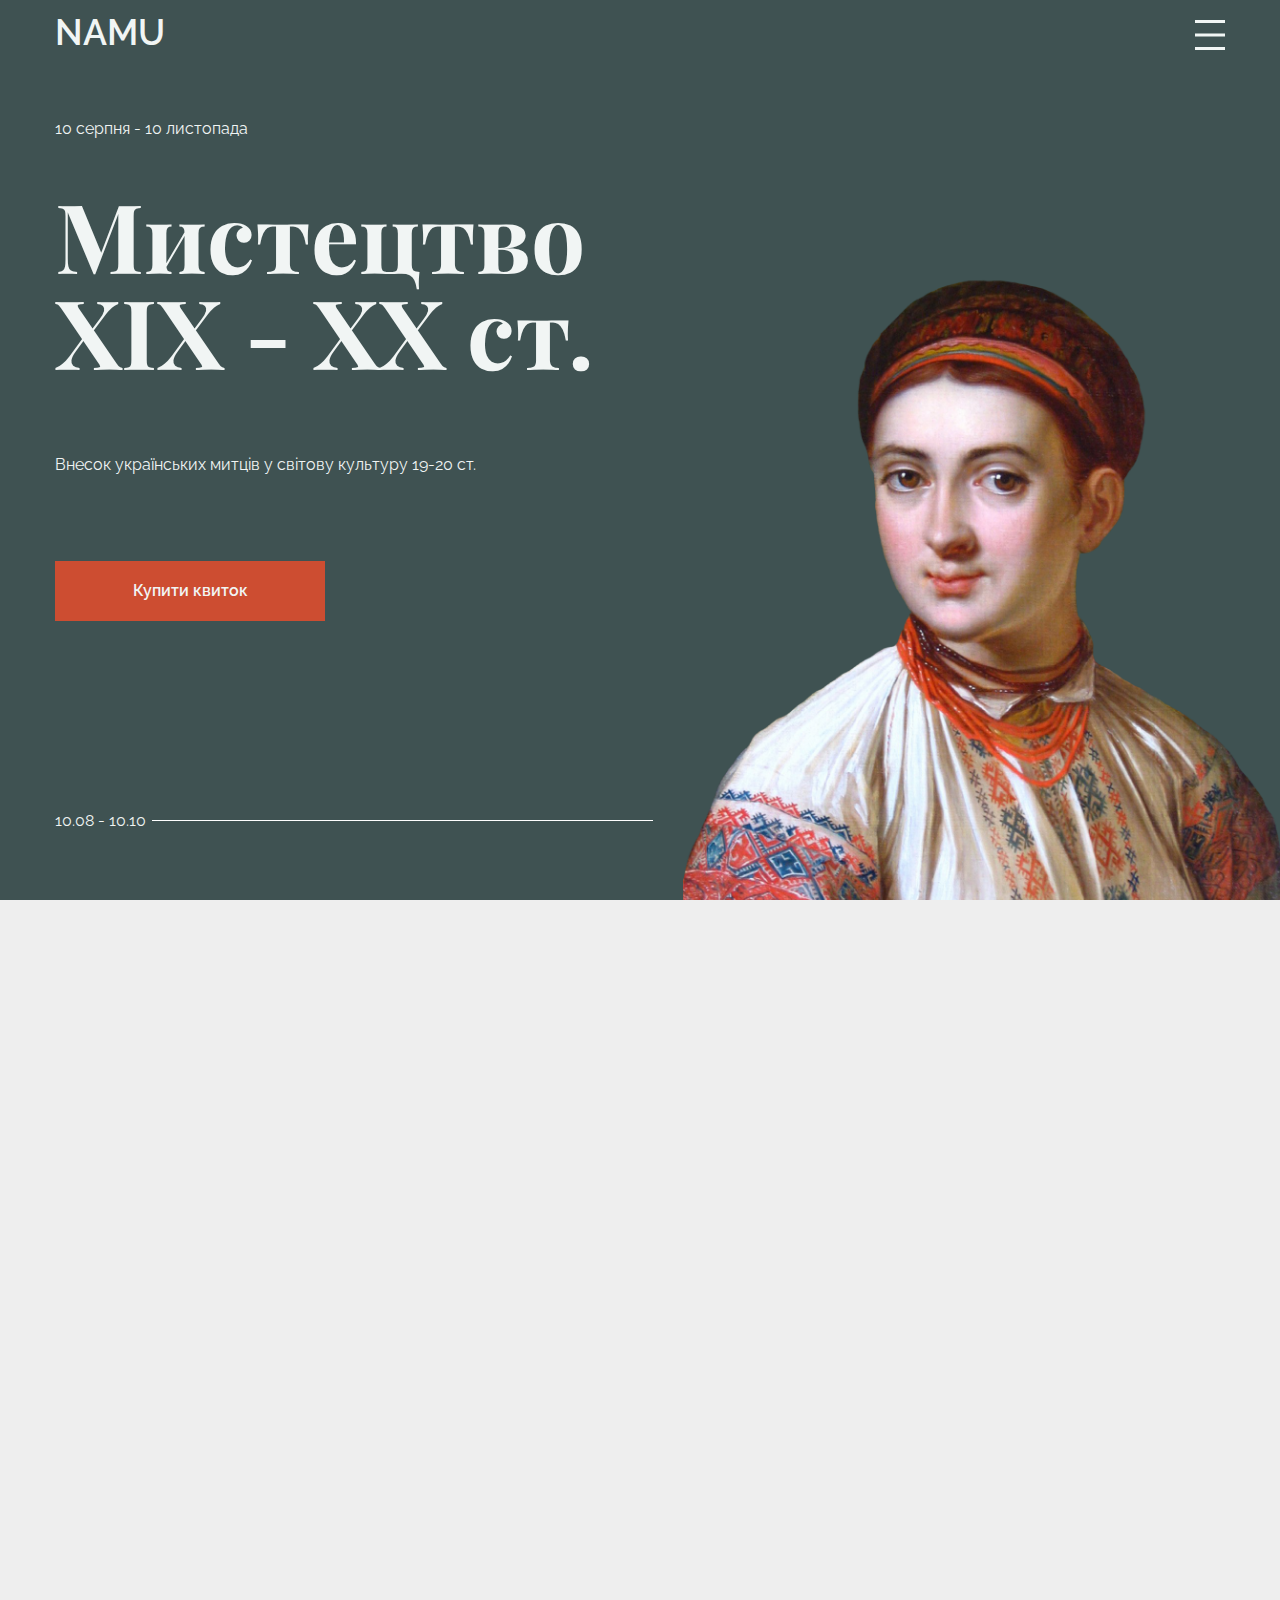
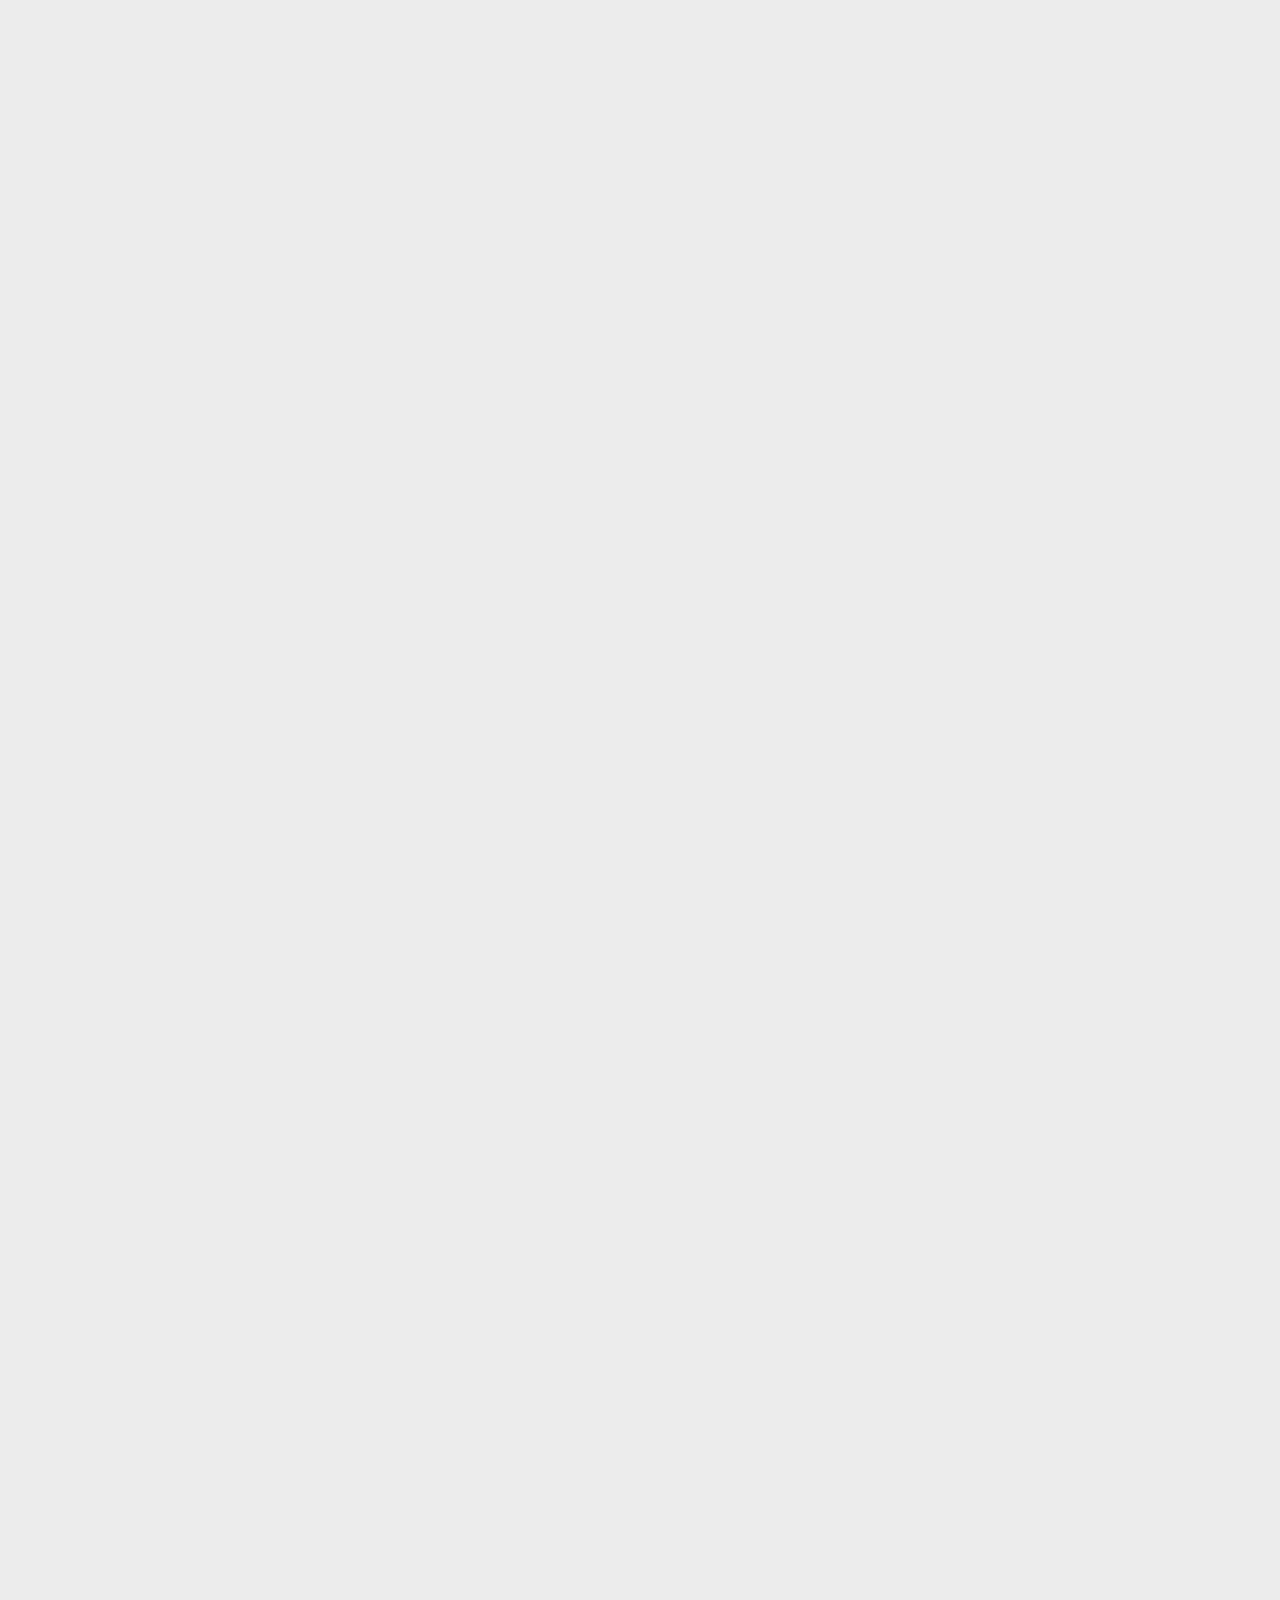
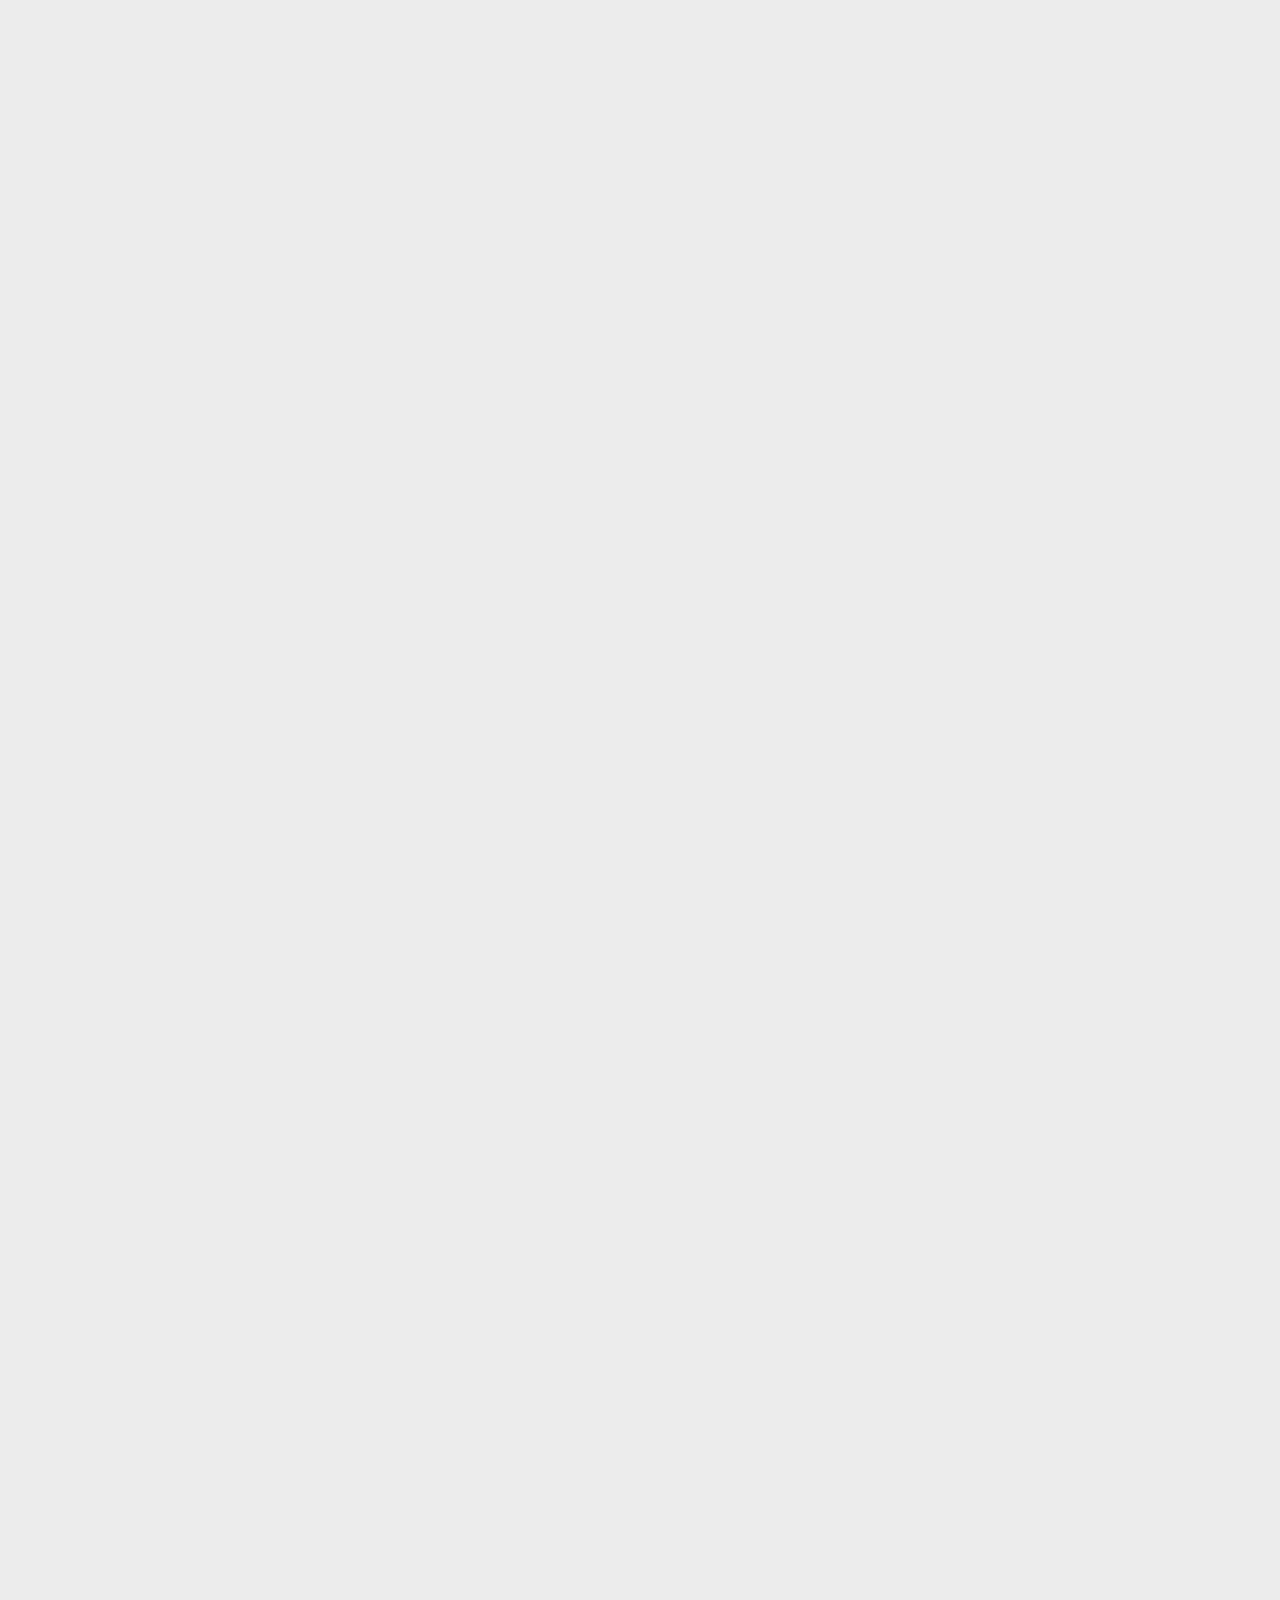
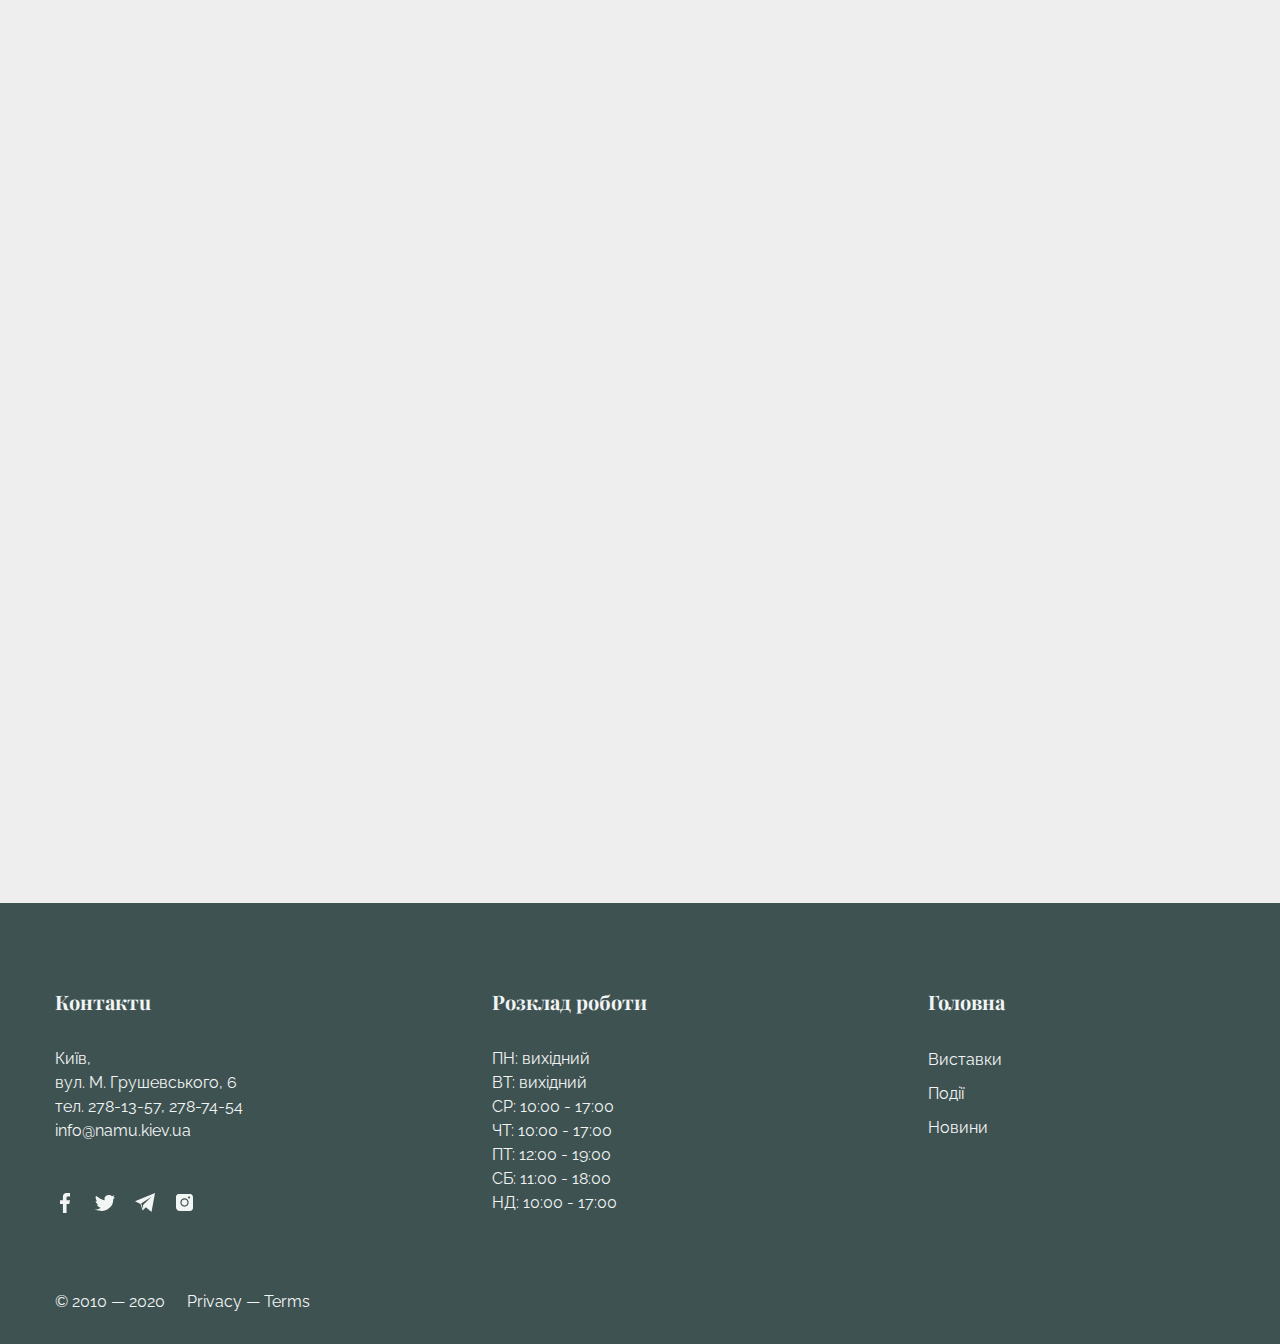
<file: index.html>
<!DOCTYPE html><html lang="en" class="page"><head><meta charset="utf-8"><meta name="viewport" content="width=device-width, initial-scale=1.0"><title>NAMU</title><script src="index.c6e26767.js" defer></script><link rel="icon" type="image/x-icon" href="farvicon.3418f0a7.svg"><link rel="stylesheet" href="index.8dbd5321.css"><link rel="preconnect" href="https://fonts.googleapis.com"><link rel="preconnect" href="https://fonts.gstatic.com"><link href="https://fonts.googleapis.com/css2?family=Playfair+Display:wght@400;600;700&family=Raleway:wght@400;600;700&display=swap" rel="stylesheet"></head><body class="page"> <header class="header"> <div class="header__top-bar top-bar"> <div class="top-bar__container"> <a href="#" class="top-bar__logo">NAMU</a> <a href="#menu" id="icon--menu"> <img src="menu.fbe79bf9.svg" class="icon icon--menu" alt="menu-icon"> </a> <a href="#" id="icon--close" class="icon--hide top-bar__close"> <svg id="menu-close" class="icon icon--close" fill="none" xmlns="http://www.w3.org/2000/svg" xmlns:xlink="http://www.w3.org/1999/xlink" viewbox="0 0 30 30"> <rect x="4.41846" y="24.5718" width="29.0926" height="2.01976" transform="rotate(-45 4.41846 24.5718)" fill="#F1F5F4"></rect> <rect x="5.42822" y="4" width="29.0926" height="2.01976" transform="rotate(45 5.42822 4)" fill="#F1F5F4"></rect> </svg> </a> </div> </div> <div class="header__container"> <div class="header__middle headerMiddle hidden"> <p class="text--small">10 серпня - 10 листопада</p> <h1 class="headerMiddle__heading heading heading--main"> Мистецтво ХІХ - ХХ ст. </h1> <p class="headerMiddle__text"> Внесок українських митців у світову культуру 19-20 ст. </p> <a class="button button__red headerMiddle__button">Купити квиток</a> <div class="headerMiddle__bottom"> <p class="text--small">10.08 - 10.10</p> <div class="headerMiddle__line"></div> </div> </div> <div class="header__bottom"></div> </div> </header> <aside id="menu" class="menu page__menu"> <div class="menu__wrapper"> <div class="menu__container"> <div class="menu__info"> <div class="menu__text"> <p class="text--small">Розклад сьогодні:</p> <p>12:00 - 19:00</p> </div> <div class="menu__text"> <a href="https://maps.app.goo.gl/f6HsnN5KowVDVJYF9" target="_blank" class="link text--small"> <p class="text--small">Адреса:</p> <p class="link">Київ, вул. М. Грушевського, 6</p> </a> </div> </div> <ul class="menu__nav nav__items"> <li class="nav__item"> <a href="#exhibitions" class="heading link nav__link"> Актуальні виставки </a> </li> <li class="nav__item"> <a href="#events" class="heading link nav__link"> Найближчі події </a> </li> <li class="nav__item"> <a href="#news-section" class="heading link nav__link"> Новини </a> </li> </ul> <a class="button button__red menu__button"> Купити квиток </a> </div> <div class="menu__bottom"></div> </div> </aside> <main> <section id="exhibitions" class="exhibitions hidden"> <h3 class="exhibitions__heading heading">Актуальні виставки</h3> <div class="exhibitions__container"> <article class="exhibition hidden-left"> <picture> <source media="(min-width:1000px)" srcset="angel--desktop.10a608df.png"> <img src="angel.bf109f82.png" alt="angels" class="exhibition__photo exhibition__photo--left"> </picture> <p class="exhibition__text text--red">11.07 - 22.09</p> <h4 class="exhibition__heading heading"> Кураторська виставка “Ангели” </h4> <p class="exhibition__text"> Виставковий проект «Ангели» – знакова подія для української культури і водночас наймасштабніший... </p> <a class="button button__red"> Купити квиток </a> </article> <article class="exhibition hidden-right"> <picture> <source media="(min-width:1200px)" srcset="man--desktop.11b0d1aa.png"> <img src="man.81ccfd65.png" alt="angels" class="exhibition__photo exhibition__photo--center"> </picture> <p class="exhibition__text text--red">Діє постійно</p> <h4 class="exhibition__heading heading"> Мистецтво ХХ ст. — XXI ст. </h4> <p class="exhibition__text"> Знакові роботи Алли Горської, Миколи Самокиша, Федора Кричевського та інших митців. </p> <a class="button button__red"> Купити квиток </a> </article> </div> <button class="button button__white exhibitions__button"> <div class="button__white--text">Архів виставок</div> <svg class="button__white--arrow" width="20" height="20" fill="none" xmlns="http://www.w3.org/2000/svg" xmlns:xlink="http://www.w3.org/1999/xlink" viewbox="0 0 20 20"> <path class="button__white--arrow-color" d="M3.33301 10H16.6663" stroke="#CD4D31" stroke-width="2" stroke-linecap="round" stroke-linejoin="round"></path> <path d="M10.833 4.1665L16.6663 9.99984L10.833 15.8332" stroke="#CD4D31" stroke-width="2" stroke-linecap="round" stroke-linejoin="round"></path> </svg> </button> </section> <section id="events" class="events hidden"> <h3 class="events__heading heading">Найближчі події</h3> <div class="events__container"> <article class="event"> <picture class="event__photo"> <source media="(min-width:768px)" srcset="gydimov--desktop.57113905.png"> <img src="gydimov.258d19e2.png" alt="Gydimov" class="event__photo"> </picture> <div class="event__container"> <p class="text--red">14.08 о 13:00</p> <h4 class="event__heading heading"> Кураторські екскурсії від Павла Гудімова </h4> <p class="event__text"> Таємниці підготовки, історії експонатів, магія дійства до і в момент вашої присутності – розгортатиметься... </p> <button class="button button__red">Зареєструватись</button> </div> </article> <article class="event"> <picture class="event__photo"> <source media="(min-width:768px)" srcset="australia--desktop.c63ef42b.png"> <img src="australia.2d3c4148.png" alt="Gydimov" class="event__photo"> </picture> <div class="event__container"> <p class="event__text text--red">16.08 о 13:00</p> <h4 class="event__heading heading"> Майстер-клас “Подорож до Австралії” </h4> <p class="event__text"> Цієї неділі о 14:00 на арт-мандрівників чекає останній пункт кругосвітньої подорожі - Австралія. </p> <button class="button button__red">Зареєструватись</button> </div> </article> </div> <button class="button button__white events__button"> <div class="button__white--text">Календар подій</div> <svg class="button__white--arrow" width="20" height="20" fill="none" xmlns="http://www.w3.org/2000/svg" xmlns:xlink="http://www.w3.org/1999/xlink" viewbox="0 0 20 20"> <path d="M3.33301 10H16.6663" stroke="#CD4D31" stroke-width="2" stroke-linecap="round" stroke-linejoin="round"></path> <path d="M10.833 4.1665L16.6663 9.99984L10.833 15.8332" stroke="#CD4D31" stroke-width="2" stroke-linecap="round" stroke-linejoin="round"></path> </svg> </button> </section> <section id="visit" class="hidden visit"> <div class="visit__wrapper"> <img class="hidden-left visit__img" src="visit.1961f5e4.png" alt="artist"> <div class="hidden-right visit__container"> <h2 class="heading visit__heading"> Сплануйте <br> візит до музею </h2> <p class="visit__text"> Оберіть зручний день, зареєструйтесь на події, що цікавлять, купіть квиток заздалегідь, щоб ніщо не завадило вам насолоджуватись мистецтвом. </p> <button class="button button__red">Почати</button> </div> </div> </section> <section id="news-section" class="hidden news-section"> <h3 class="heading news-section__heading">Новини</h3> <div class="news-section__container"> <article class="hidden-left news"> <picture class="news__photo"> <source media="(min-width: 1200px)" srcset="winner--desktop.9fd5f4ed.png"> <img class="news__img" src="winner.4fb9078a.png" alt="winner"> </picture> <p class="text--small">9 серпня 2019</p> <h4 class="heading news__heading">Оголошення переможця</h4> <p> Друзі, сьогодні п'ятниця! А це означає, що час оголосити переможця розіграшу... </p> </article> <article class="hidden-right news"> <picture class="news__photo"> <source media="(min-width: 1200px)" srcset="cat--desktop.117bdc97.png"> <img class="news__img" src="cat.05896135.png" alt="CAT"> </picture> <p class="text--small">9 серпня 2019</p> <h4 class="heading news__heading">Міжнародний день котів</h4> <p> Музей з левами не може просто так взяти і пропустити Міжнародний день котів! </p> </article> </div> <button class="button button__white news-section__button"> <div class="button__white--text">Усі новини</div> <svg class="button__white--arrow" width="20" height="20" fill="none" xmlns="http://www.w3.org/2000/svg" xmlns:xlink="http://www.w3.org/1999/xlink" viewbox="0 0 20 20"> <path d="M3.33301 10H16.6663" stroke="#CD4D31" stroke-width="2" stroke-linecap="round" stroke-linejoin="round"></path> <path d="M10.833 4.1665L16.6663 9.99984L10.833 15.8332" stroke="#CD4D31" stroke-width="2" stroke-linecap="round" stroke-linejoin="round"></path> </svg> </button> </section> <section class="hidden subscribe"> <div class="subscribe__container"> <h3 class="heading subscribe__heading">Підпишіться на дайджест</h3> <p class="subscribe__text"> Першими дізнавайтесь про новини музею та розіграші, отримуйте запрошення на події та читайте статті від кураторів </p> <form autocomplete="off" class="form" action="http://localhost:3000/api" method="post"> <input class="input" type="email" name="email" placeholder="email@example.com" pattern="[a-z0-9._%+-]+@[a-z0-9.-]+\.[a-z]{2,}$" required> <button type="reset" id="subscribe__button" class="button button__red subscribe__button"> Підписатись </button> </form> <div class="subscribe__bottom"></div> </div> </section> </main> <footer class="footer"> <div class="footer__wrapper"> <div class="footer__container"> <div class="footer__contacts"> <p class="footer__heading heading">Контактu</p> <a class="link" href="https://maps.app.goo.gl/f6HsnN5KowVDVJYF9" target="_blank"> Київ, <br> вул. М. Грушевського, 6 </a> <br> <a class="link" href="tel:+47442781357"> тел. 278-13-57, 278-74-54 </a> <br> <a class="link" href="mailto:info@namu.kiev.ua">info@namu.kiev.ua</a> <div class="footer__contacts--icons"> <a href="https://www.facebook.com/namu.museum/" target="_blank"> <svg class="footer__contacts--icon" width="20" height="20" fill="none" xmlns="http://www.w3.org/2000/svg" xmlns:xlink="http://www.w3.org/1999/xlink" viewbox="0 0 20 20"> <path d="M7.90909 10.9434V20H11.5455V10.9434H14.2727L15 7.16981H11.5455V4.5283C11.5455 3.96226 12.0909 3.39623 12.6364 3.39623H15V0H10.8182C9.90909 0 7.90909 1.32075 7.90909 3.39623V7.16981H5V10.9434H7.90909Z"></path> </svg> </a> <a href="https://twitter.com/NAMU_120" target="_blank"> <svg class="footer__contacts--icon" width="20" height="20" fill="none" xmlns="http://www.w3.org/2000/svg" xmlns:xlink="http://www.w3.org/1999/xlink" viewbox="0 0 20 20"> <path clip-rule="evenodd" d="M3.78947 15.9669C2.94737 16.4548 0.912281 16.4412 0 16.3734C0.421053 16.78 3.57895 18 6.52632 18C9.47368 18 11.5789 17.5934 15.1579 14.3408C18.0211 11.7387 18.3158 7.971 18.1053 6.41244L20 4.37953H18.3158L19.3684 2.34663C18.5965 2.82095 17.0105 3.64763 16.8421 3.15973C16.6316 2.54986 13.6842 1.12682 11.1579 2.75314C9.13684 4.0542 9.47368 5.80257 9.68421 7.22553C5.89474 6.81902 1.05263 2.75314 1.05263 2.75314C-0.122503 4.86053 1.46337 7.41233 2.09911 8.43529L2.10526 8.4452L0.631579 8.03862C0.631579 9.82757 2.31579 11.0881 3.15789 11.6978H1.89474C2.56842 13.4867 4.70175 14.4761 5.68421 14.7471C5.40351 14.9504 4.63158 15.479 3.78947 15.9669Z"></path> </svg> </a> <a href="https://t.me/s/namu_museum120/5585?q=%23Ukraine" target="_blank"> <svg class="footer__contacts--icon" width="20" height="20" fill="none" xmlns="http://www.w3.org/2000/svg" xmlns:xlink="http://www.w3.org/1999/xlink" viewbox="0 0 20 20"> <path clip-rule="evenodd" d="M7.62887 17.4639L10.9278 14.2887L16.4948 19.0515L20 0L0 8.16495L5.56701 10.8866L7.62887 17.4639ZM8.0412 15.6495V12.0207L16.4948 3.85572L6.18553 10.433L8.0412 16.1031V15.6495Z"></path> </svg> </a> <a href="https://www.instagram.com/namu.museum/?hl=en" target="_blank"> <svg class="footer__contacts--icon" width="20" height="20" fill="none" xmlns="http://www.w3.org/2000/svg" xmlns:xlink="http://www.w3.org/1999/xlink" viewbox="0 0 20 20"> <path clip-rule="evenodd" d="M1 14.2442V3.56977C1 2.38372 2.38372 1 3.76744 1H15.2326C16.814 1 18 2.5814 18 4.36047V15.0349C18 16.2209 17.0116 18 14.8372 18H4.95349C2.77907 18 1 16.4186 1 14.2442ZM9.50003 6.54189C7.8663 6.54189 6.54189 7.8663 6.54189 9.50003C6.54189 11.1338 7.8663 12.4582 9.50003 12.4582C11.1338 12.4582 12.4582 11.1338 12.4582 9.50003C12.4582 7.8663 11.1338 6.54189 9.50003 6.54189ZM5.34189 9.50003C5.34189 7.20356 7.20356 5.34189 9.50003 5.34189C11.7965 5.34189 13.6582 7.20356 13.6582 9.50003C13.6582 11.7965 11.7965 13.6582 9.50003 13.6582C7.20356 13.6582 5.34189 11.7965 5.34189 9.50003ZM14.0466 5.5465C14.5924 5.5465 15.035 5.10399 15.035 4.55813C15.035 4.01226 14.5924 3.56976 14.0466 3.56976C13.5007 3.56976 13.0582 4.01226 13.0582 4.55813C13.0582 5.10399 13.5007 5.5465 14.0466 5.5465Z"></path> </svg> </a> </div> </div> <div class="footer__schedule"> <p class="footer__heading heading">Розклад роботи</p> <div class="footer__schedule--list"> <ul class="footer__schedule--list"> <li>ПН: вихідний</li> <li>ВТ: вихідний</li> <li>СР: 10:00 - 17:00</li> <li>ЧТ: 10:00 - 17:00</li> <li>ПТ: 12:00 - 19:00</li> <li>СБ: 11:00 - 18:00</li> <li>НД: 10:00 - 17:00</li> </ul> </div> </div> <div class="footer__nav"> <ul class="footer__navItems"> <li class="footer__heading"> <a href="#" class="footer__heading heading link nav__link"> Головна </a> </li> <li class="footer__navItem"> <a href="#exhibitions" class="link"> Виставки </a> </li> <li class="footer__navItem"> <a href="#events" class="link"> Події </a> </li> <li class="footer__navItem"> <a href="#news-section" class="link"> Новини </a> </li> </ul> </div> <div class="footer__pravacy-terms"> <div>© 2010 — 2020</div> <div>Privacy — Terms</div> </div> </div> </div> </footer> <div class="button__back-to-top hide page__button" id="back-to-top"> <a href="#"> <svg class="button__back-to-top--arrow" width="30" height="30" fill="none" xmlns="http://www.w3.org/2000/svg" xmlns:xlink="http://www.w3.org/1999/xlink" viewbox="0 0 30 30"> <path d="M15 24.9998V4.99976" stroke="#F1F5F4" stroke-width="2" stroke-linecap="round" stroke-linejoin="round"></path> <path d="M6.25 13.7498L15 4.99976L23.75 13.7498" stroke="#F1F5F4" stroke-width="2" stroke-linecap="round" stroke-linejoin="round"></path> </svg> </a> </div> </body></html>
</file>
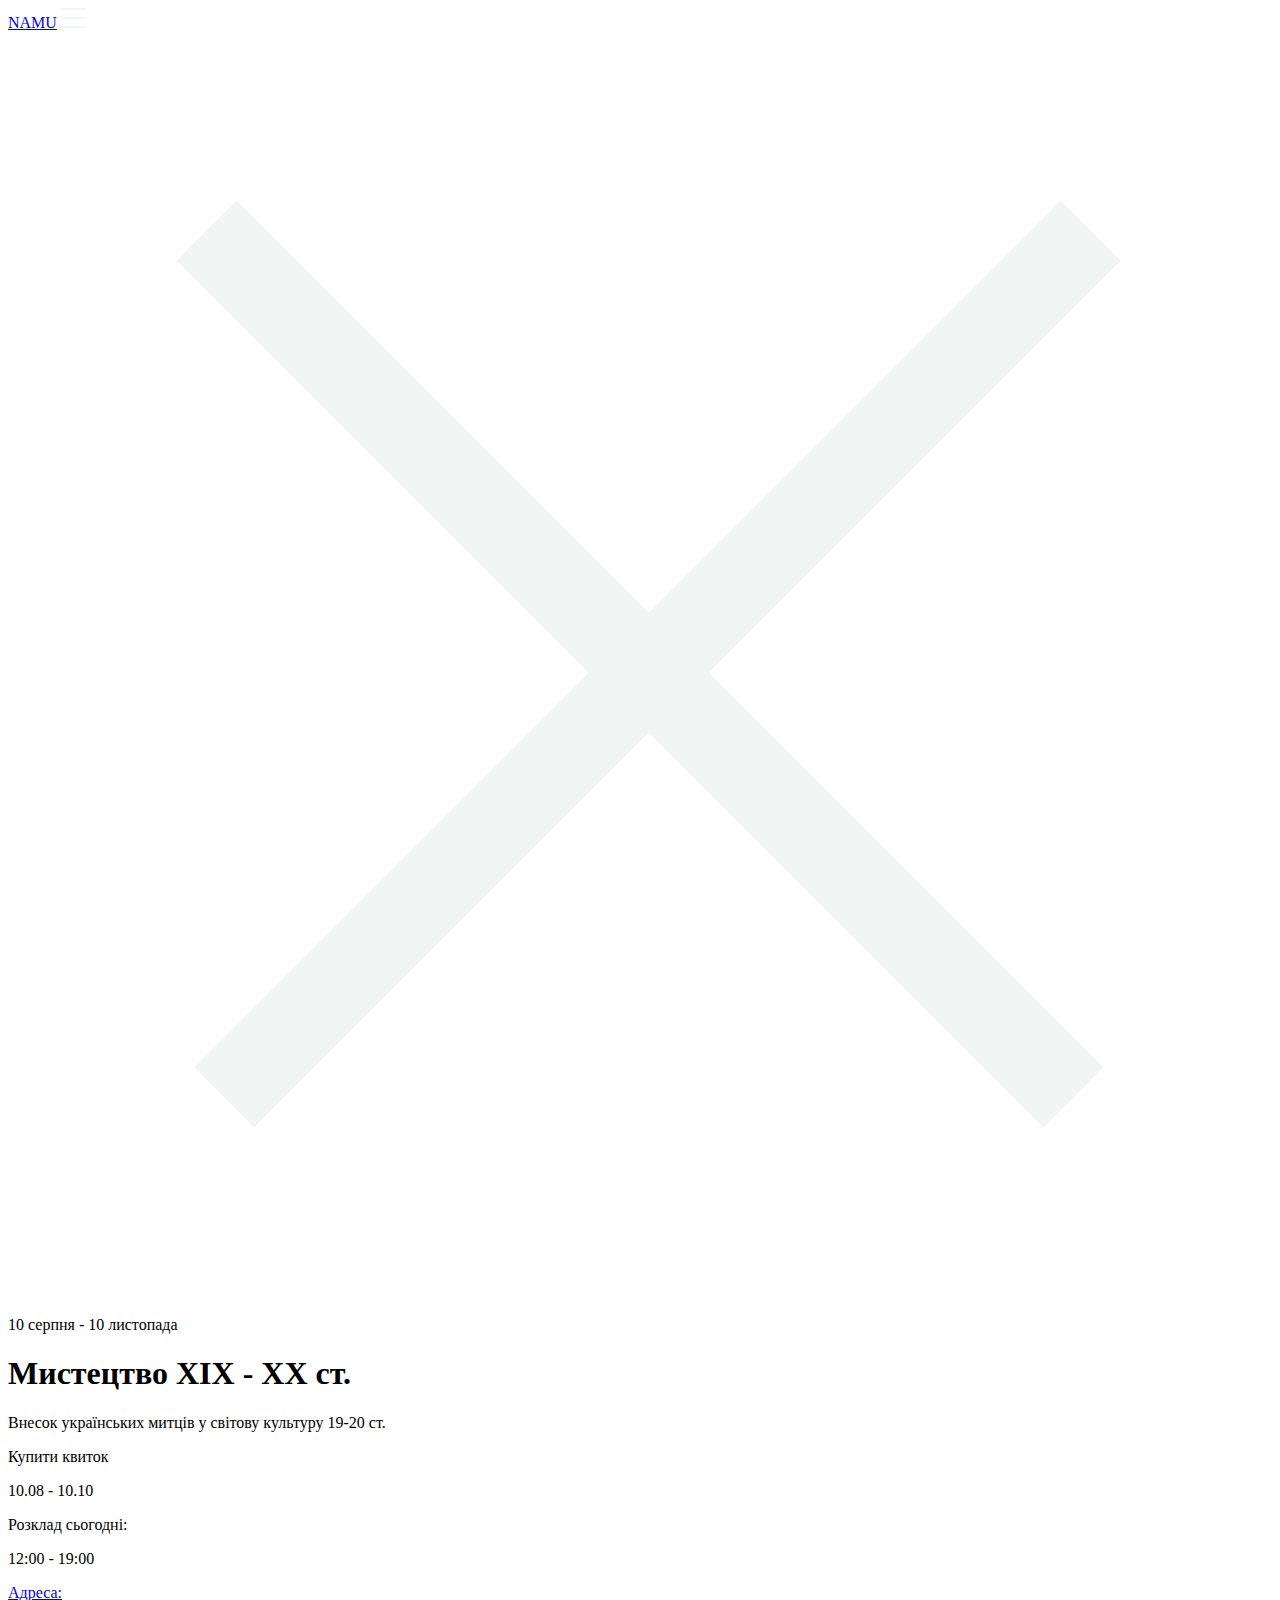
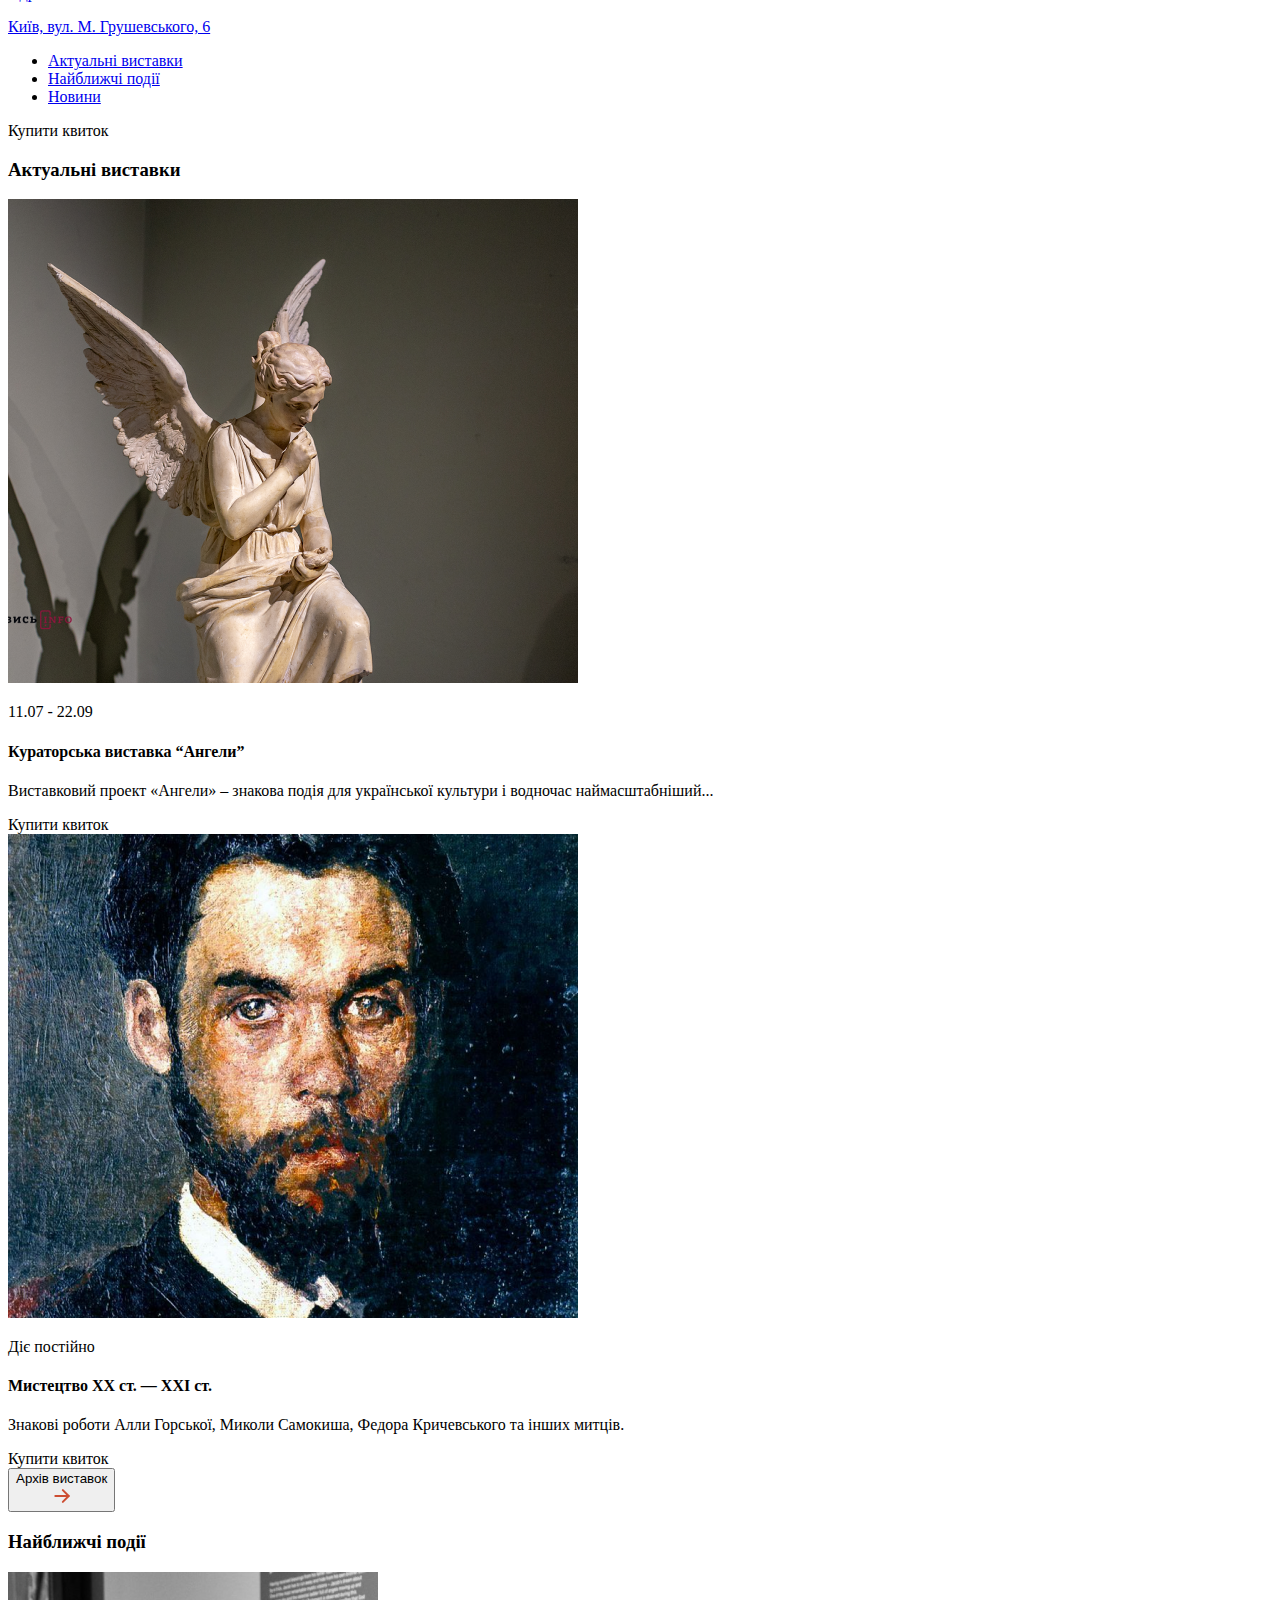
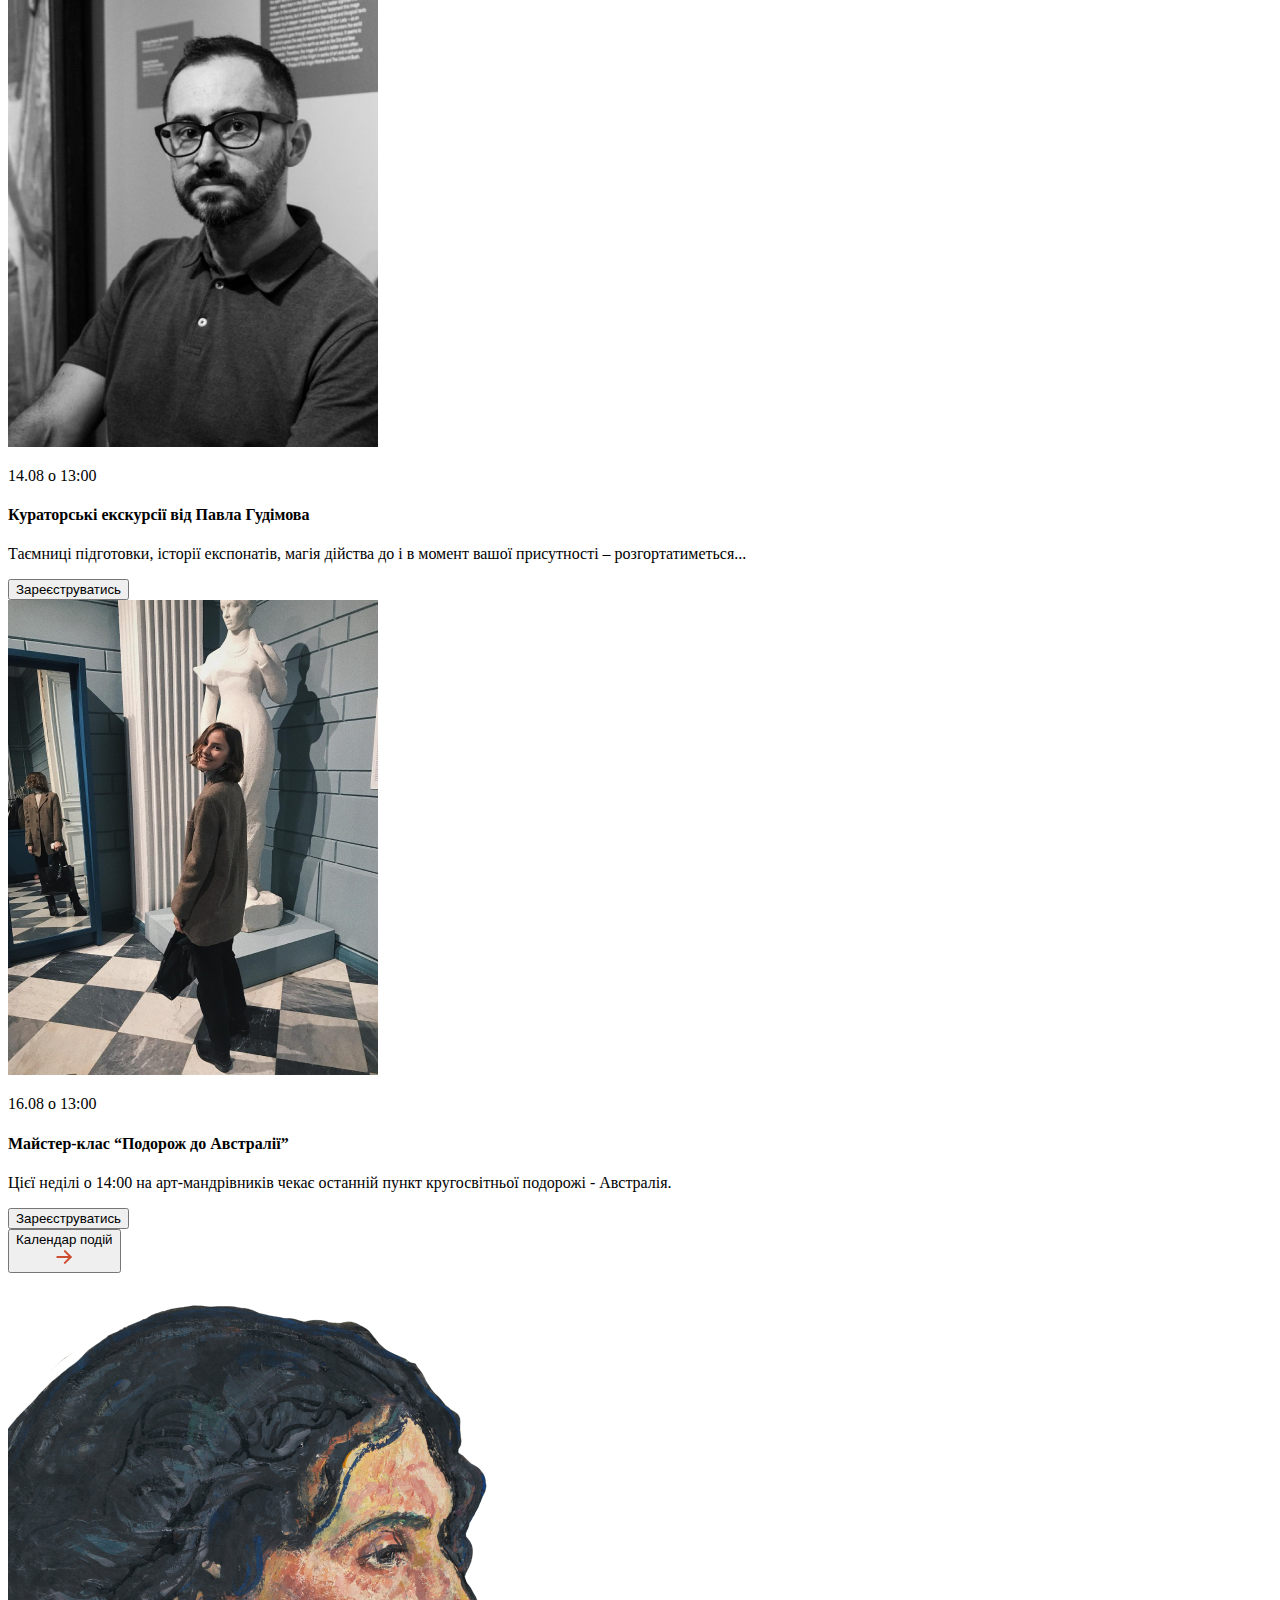
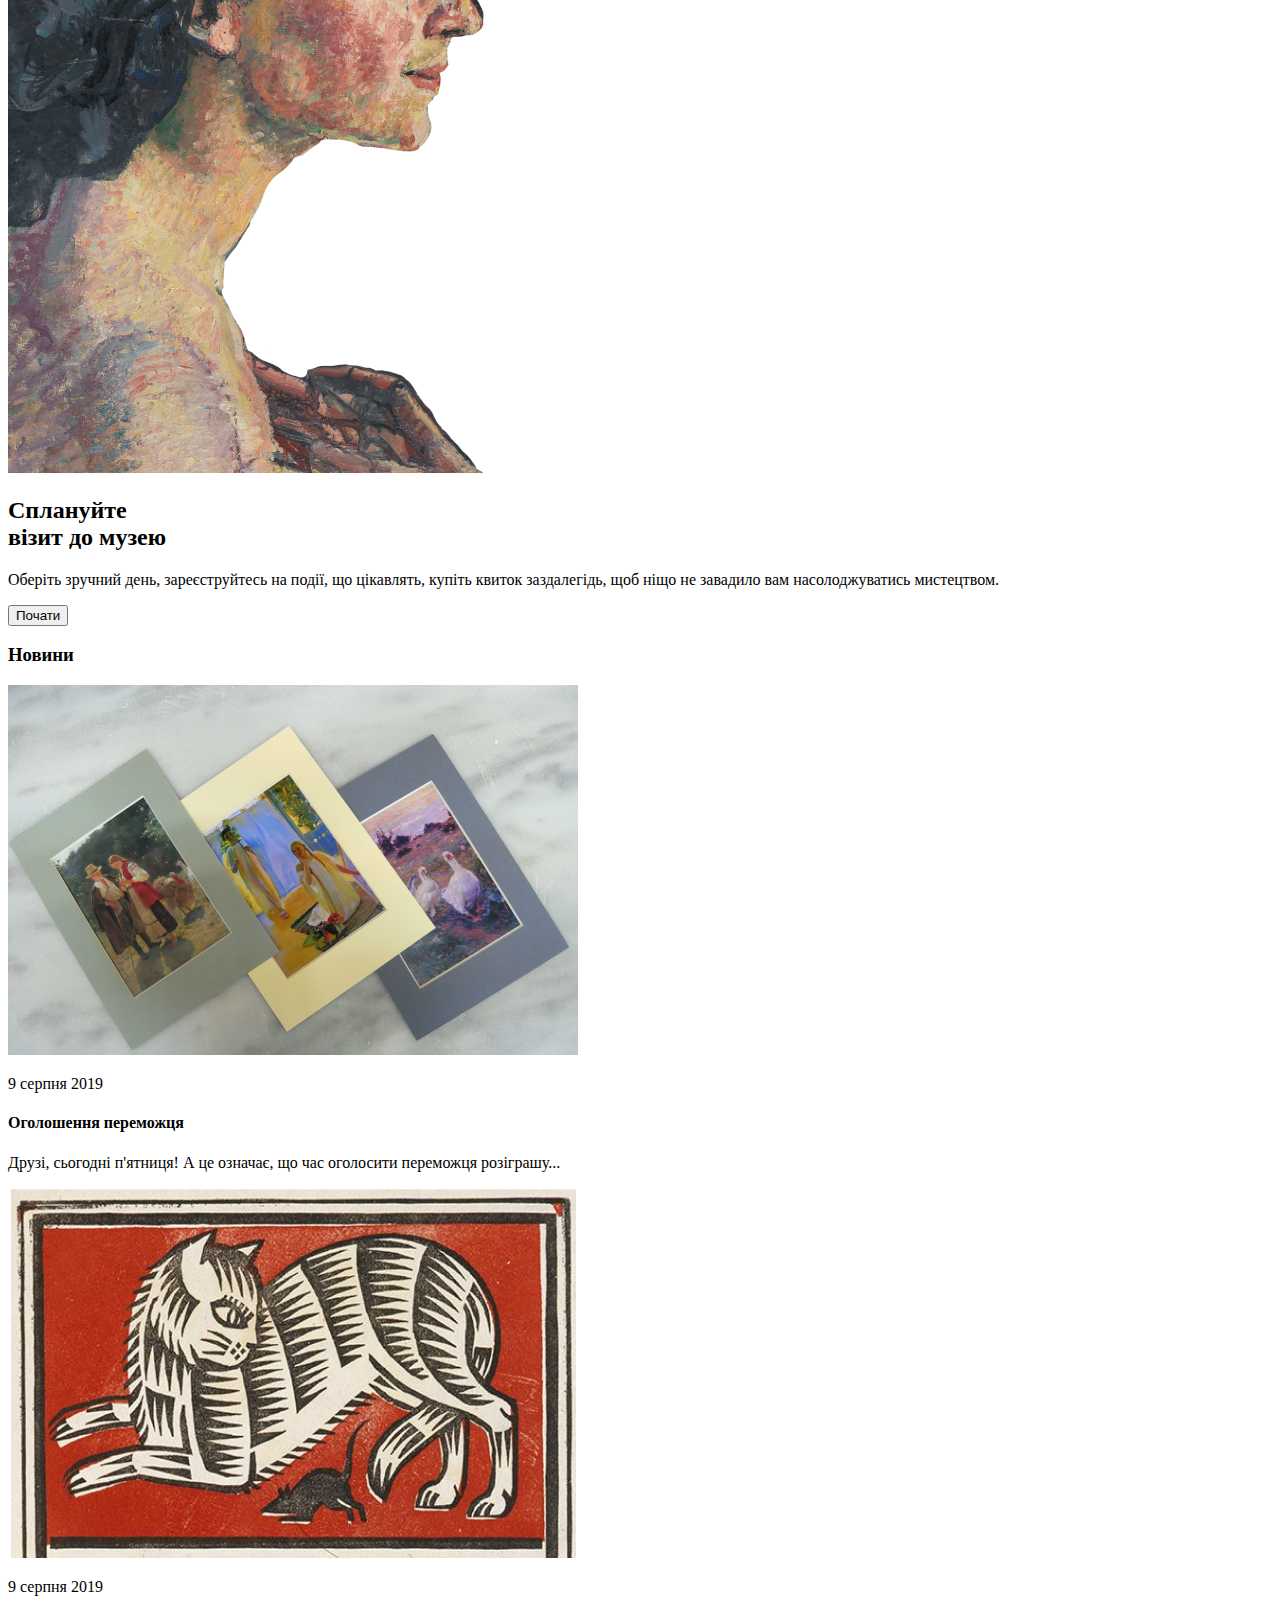
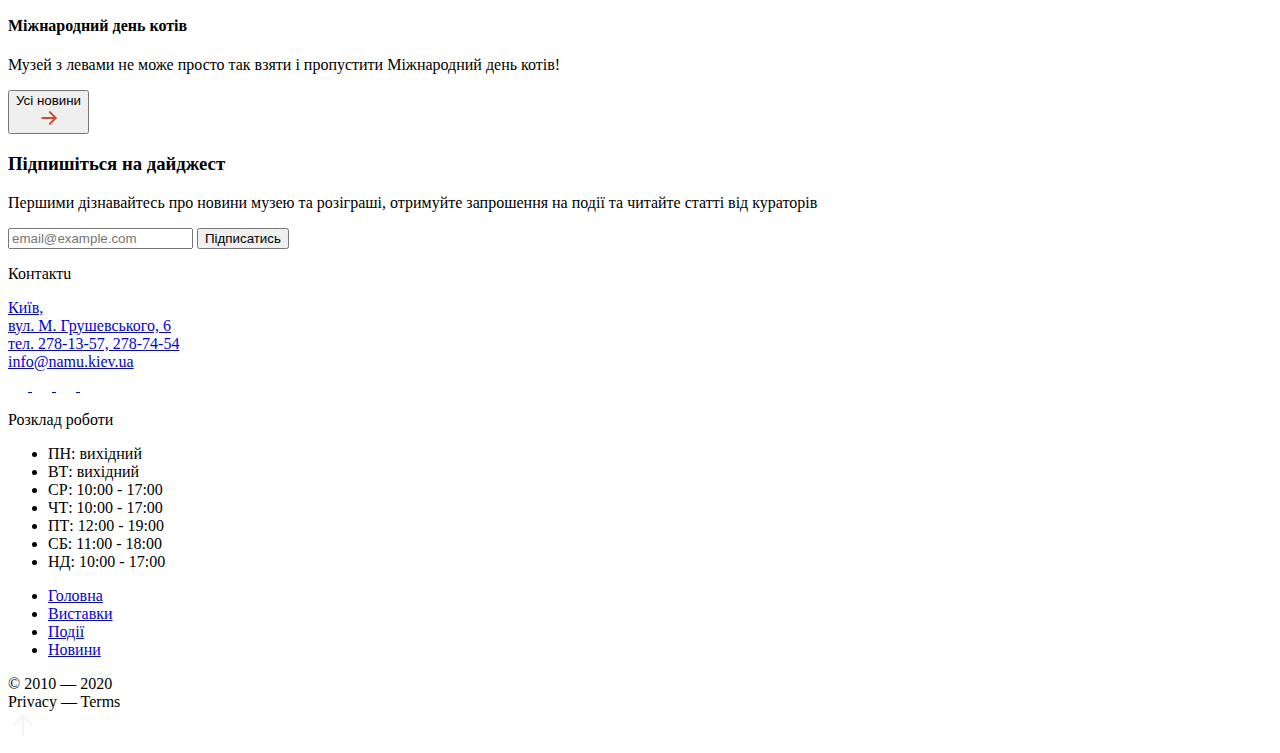
<file: src/index.html>
<!DOCTYPE html>
<html lang="en" class="page">
  <head>
    <meta charset="UTF-8" />
    <meta name="viewport" content="width=device-width, initial-scale=1.0" />
    <title>NAMU</title>

    <script src="./scripts/main.js" defer></script>
    <link
      rel="icon"
      type="image/x-icon"
      href="/src/images/icons/farvicon.svg"
    />
    <link rel="stylesheet" href="./styles/main.scss" />
    <link rel="preconnect" href="https://fonts.googleapis.com" />
    <link rel="preconnect" href="https://fonts.gstatic.com" />
    <link
      href="https://fonts.googleapis.com/css2?family=Playfair+Display:wght@400;600;700&family=Raleway:wght@400;600;700&display=swap"
      rel="stylesheet"
    />
  </head>
  <body class="page">
    <header class="header">
      <div class="header__top-bar top-bar">
        <div class="top-bar__container">
          <a href="#" class="top-bar__logo">NAMU</a>
          <a href="#menu" id="icon--menu">
            <img
              src="./images/icons/menu.svg"
              class="icon icon--menu"
              alt="menu-icon"
            />
          </a>
          <a
            href="#"
            id="icon--close"
            class="top-bar__close icon--hide"
          >
            <svg
              id="menu-close"
              class="icon icon--close"
              viewBox="0 0 30 30"
              fill="none"
              xmlns="http://www.w3.org/2000/svg"
            >
              <rect
                x="4.41846"
                y="24.5718"
                width="29.0926"
                height="2.01976"
                transform="rotate(-45 4.41846 24.5718)"
                fill="#F1F5F4"
              ></rect>
              <rect
                x="5.42822"
                y="4"
                width="29.0926"
                height="2.01976"
                transform="rotate(45 5.42822 4)"
                fill="#F1F5F4"
              ></rect>
            </svg>
          </a>
        </div>
      </div>
      <div class="header__container">
        <div class="headerMiddle header__middle hidden">
          <p class="text--small">10 серпня - 10 листопада</p>
          <h1 class="headerMiddle__heading heading heading--main">
            Мистецтво ХІХ - ХХ ст.
          </h1>
          <p class="headerMiddle__text">
            Внесок українських митців у світову культуру 19-20 ст.
          </p>
          <a class="headerMiddle__button button__red button">Купити квиток</a>
          <div class="headerMiddle__bottom">
            <p class="text--small">10.08 - 10.10</p>
            <div class="headerMiddle__line"></div>
          </div>
        </div>
        <div class="header__bottom"></div>
      </div>
    </header>

    <aside id="menu" class="page__menu menu">
      <div class="menu__wrapper">
        <div class="menu__container">
          <div class="menu__info">
            <div class="menu__text">
              <p class="text--small">Розклад сьогодні:</p>
              <p>12:00 - 19:00</p>
            </div>

            <div class="menu__text">
              <a
                href="https://maps.app.goo.gl/f6HsnN5KowVDVJYF9"
                target="_blank"
                class="text--small link"
              >
                <p class="text--small">Адреса:</p>
                <p class="link">Київ, вул. М. Грушевського, 6</p>
              </a>
            </div>
          </div>

          <ul class="menu__nav nav__items">
            <li class="nav__item">
              <a href="#exhibitions" class="nav__link heading link">
                Актуальні виставки
              </a>
            </li>
            <li class="nav__item">
              <a href="#events" class="nav__link heading link">
                Найближчі події
              </a>
            </li>
            <li class="nav__item">
              <a href="#news-section" class="nav__link heading link">
                Новини
              </a>
            </li>
          </ul>

          <a class="menu__button button button__red"> Купити квиток </a>
        </div>
        <div class="menu__bottom"></div>
      </div>
    </aside>
    <main>
      <section id="exhibitions" class="exhibitions hidden">
        <h3 class="exhibitions__heading heading">Актуальні виставки</h3>
        <div class="exhibitions__container">
          <article class="exhibition hidden-left">
            <picture>
              <source
                media="(min-width:1000px)"
                srcset="./images/exhibitions/angel--desktop.png"
              />
              <img
                src="./images/exhibitions/angel.png"
                alt="angels"
                class="exhibition__photo exhibition__photo--left"
              />
            </picture>

            <p class="exhibition__text text--red">11.07 - 22.09</p>
            <h4 class="exhibition__heading heading">
              Кураторська виставка “Ангели”
            </h4>
            <p class="exhibition__text">
              Виставковий проект «Ангели» – знакова подія для української
              культури і водночас наймасштабніший...
            </p>
            <a class="button button__red"> Купити квиток </a>
          </article>

          <article class="exhibition hidden-right">
            <picture>
              <source
                media="(min-width:1200px)"
                srcset="./images/exhibitions/man--desktop.png"
              />
              <img
                src="./images/exhibitions/man.png"
                alt="angels"
                class="exhibition__photo exhibition__photo--center"
              />
            </picture>
            <p class="exhibition__text text--red">Діє постійно</p>
            <h4 class="exhibition__heading heading">
              Мистецтво ХХ ст. — XXI ст.
            </h4>
            <p class="exhibition__text">
              Знакові роботи Алли Горської, Миколи Самокиша, Федора Кричевського
              та інших митців.
            </p>
            <a class="button button__red"> Купити квиток </a>
          </article>
        </div>
        <button class="exhibitions__button button button__white">
          <div class="button__white--text">Архів виставок</div>
          <svg
            class="button__white--arrow"
            width="20"
            height="20"
            viewBox="0 0 20 20"
            fill="none"
            xmlns="http://www.w3.org/2000/svg"
          >
            <path
              class="button__white--arrow-color"
              d="M3.33301 10H16.6663"
              stroke="#CD4D31"
              stroke-width="2"
              stroke-linecap="round"
              stroke-linejoin="round"
            ></path>
            <path
              d="M10.833 4.1665L16.6663 9.99984L10.833 15.8332"
              stroke="#CD4D31"
              stroke-width="2"
              stroke-linecap="round"
              stroke-linejoin="round"
            ></path>
          </svg>
        </button>
      </section>
      <section id="events" class="events hidden">
        <h3 class="events__heading heading">Найближчі події</h3>
        <div class="events__container">
          <article class="event">
            <picture class="event__photo">
              <source
                media="(min-width:768px)"
                srcset="./images/events/gydimov--desktop.png"
              />
              <img
                src="./images/events/gydimov.png"
                alt="Gydimov"
                class="event__photo"
              />
            </picture>

            <div class="event__container">
              <p class="text--red">14.08 о 13:00</p>
              <h4 class="event__heading heading">
                Кураторські екскурсії від Павла Гудімова
              </h4>
              <p class="event__text">
                Таємниці підготовки, історії експонатів, магія дійства до і в
                момент вашої присутності – розгортатиметься...
              </p>
              <button class="button button__red">Зареєструватись</button>
            </div>
          </article>

          <article class="event">
            <picture class="event__photo">
              <source
                media="(min-width:768px)"
                srcset="./images/events/australia--desktop.png"
              />
              <img
                src="./images/events/australia.png"
                alt="Gydimov"
                class="event__photo"
              />
            </picture>

            <div class="event__container">
              <p class="event__text text--red">16.08 о 13:00</p>
              <h4 class="event__heading heading">
                Майстер-клас “Подорож до Австралії”
              </h4>
              <p class="event__text">
                Цієї неділі о 14:00 на арт-мандрівників чекає останній пункт
                кругосвітньої подорожі - Австралія.
              </p>
              <button class="button button__red">Зареєструватись</button>
            </div>
          </article>
        </div>
        <button class="events__button button button__white">
          <div class="button__white--text">Календар подій</div>
          <svg
            class="button__white--arrow"
            width="20"
            height="20"
            viewBox="0 0 20 20"
            fill="none"
            xmlns="http://www.w3.org/2000/svg"
          >
            <path
              d="M3.33301 10H16.6663"
              stroke="#CD4D31"
              stroke-width="2"
              stroke-linecap="round"
              stroke-linejoin="round"
            ></path>
            <path
              d="M10.833 4.1665L16.6663 9.99984L10.833 15.8332"
              stroke="#CD4D31"
              stroke-width="2"
              stroke-linecap="round"
              stroke-linejoin="round"
            ></path>
          </svg>
        </button>
      </section>
      <section id="visit" class="visit hidden">
        <div class="visit__wrapper">
          <img
            class="visit__img hidden-left"
            src="./images/visit/visit.png"
            alt="artist"
          />

          <div class="visit__container hidden-right">
            <h2 class="visit__heading heading">
              Сплануйте <br />
              візит до музею
            </h2>
            <p class="visit__text">
              Оберіть зручний день, зареєструйтесь на події, що цікавлять,
              купіть квиток заздалегідь, щоб ніщо не завадило вам
              насолоджуватись мистецтвом.
            </p>
            <button class="button button__red">Почати</button>
          </div>
        </div>
      </section>

      <section id="news-section" class="news-section hidden">
        <h3 class="news-section__heading heading">Новини</h3>
        <div class="news-section__container">
          <article class="news hidden-left">
            <picture class="news__photo">
              <source
                media="(min-width: 1200px)"
                srcset="./images/news-section/winner--desktop.png"
              />
              <img
                class="news__img"
                src="./images/news-section/winner.png"
                alt="winner"
              />
            </picture>

            <p class="text--small">9 серпня 2019</p>
            <h4 class="news__heading heading">Оголошення переможця</h4>
            <p>
              Друзі, сьогодні п'ятниця! А це означає, що час оголосити переможця
              розіграшу...
            </p>
          </article>

          <article class="news hidden-right">
            <picture class="news__photo">
              <source
                media="(min-width: 1200px)"
                srcset="./images/news-section/cat--desktop.png"
              />
              <img
                class="news__img"
                src="./images/news-section/cat.png"
                alt="CAT"
              />
            </picture>
            <p class="text--small">9 серпня 2019</p>
            <h4 class="news__heading heading">Міжнародний день котів</h4>
            <p>
              Музей з левами не може просто так взяти і пропустити Міжнародний
              день котів!
            </p>
          </article>
        </div>
        <button class="news-section__button button button__white">
          <div class="button__white--text">Усі новини</div>
          <svg
            class="button__white--arrow"
            width="20"
            height="20"
            viewBox="0 0 20 20"
            fill="none"
            xmlns="http://www.w3.org/2000/svg"
          >
            <path
              d="M3.33301 10H16.6663"
              stroke="#CD4D31"
              stroke-width="2"
              stroke-linecap="round"
              stroke-linejoin="round"
            ></path>
            <path
              d="M10.833 4.1665L16.6663 9.99984L10.833 15.8332"
              stroke="#CD4D31"
              stroke-width="2"
              stroke-linecap="round"
              stroke-linejoin="round"
            ></path>
          </svg>
        </button>
      </section>
      <section class="subscribe hidden">
        <div class="subscribe__container">
          <h3 class="subscribe__heading heading">Підпишіться на дайджест</h3>
          <p class="subscribe__text">
            Першими дізнавайтесь про новини музею та розіграші, отримуйте
            запрошення на події та читайте статті від кураторів
          </p>
          <form
            autocomplete="off"
            class="form"
            action="http://localhost:3000/api"
            method="post"
          >
            <input
              class="input"
              type="email"
              name="email"
              placeholder="email@example.com"
              pattern="[a-z0-9._%+-]+@[a-z0-9.-]+\.[a-z]{2,}$"
              required
            />
            <button
              type="reset"
              id="subscribe__button"
              class="button subscribe__button button__red"
            >
              Підписатись
            </button>
          </form>

          <div class="subscribe__bottom"></div>
        </div>
      </section>
    </main>
    <footer class="footer">
      <div class="footer__wrapper">
        <div class="footer__container">
          <div class="footer__contacts">
            <p class="footer__heading heading">Контактu</p>
            <a
              class="link"
              href="https://maps.app.goo.gl/f6HsnN5KowVDVJYF9"
              target="_blank"
            >
              Київ, <br />
              вул. М. Грушевського, 6
            </a>
            <br />
            <a class="link" href="tel:+47442781357">
            тел. 278-13-57, 278-74-54
            </a>
            <br />
            <a class="link" href="mailto:info@namu.kiev.ua">info@namu.kiev.ua</a>
            <div class="footer__contacts--icons">
              <a href="https://www.facebook.com/namu.museum/" target="_blank">
                <svg
                  class="footer__contacts--icon"
                  width="20"
                  height="20"
                  viewBox="0 0 20 20"
                  fill="none"
                  xmlns="http://www.w3.org/2000/svg"
                >
                  <path
                    d="M7.90909 10.9434V20H11.5455V10.9434H14.2727L15 7.16981H11.5455V4.5283C11.5455 3.96226 12.0909 3.39623 12.6364 3.39623H15V0H10.8182C9.90909 0 7.90909 1.32075 7.90909 3.39623V7.16981H5V10.9434H7.90909Z"
                  ></path>
                </svg>
              </a>

              <a href="https://twitter.com/NAMU_120" target="_blank">
                <svg
                  class="footer__contacts--icon"
                  width="20"
                  height="20"
                  viewBox="0 0 20 20"
                  fill="none"
                  xmlns="http://www.w3.org/2000/svg"
                >
                  <path
                    clip-rule="evenodd"
                    d="M3.78947 15.9669C2.94737 16.4548 0.912281 16.4412 0 16.3734C0.421053 16.78 3.57895 18 6.52632 18C9.47368 18 11.5789 17.5934 15.1579 14.3408C18.0211 11.7387 18.3158 7.971 18.1053 6.41244L20 4.37953H18.3158L19.3684 2.34663C18.5965 2.82095 17.0105 3.64763 16.8421 3.15973C16.6316 2.54986 13.6842 1.12682 11.1579 2.75314C9.13684 4.0542 9.47368 5.80257 9.68421 7.22553C5.89474 6.81902 1.05263 2.75314 1.05263 2.75314C-0.122503 4.86053 1.46337 7.41233 2.09911 8.43529L2.10526 8.4452L0.631579 8.03862C0.631579 9.82757 2.31579 11.0881 3.15789 11.6978H1.89474C2.56842 13.4867 4.70175 14.4761 5.68421 14.7471C5.40351 14.9504 4.63158 15.479 3.78947 15.9669Z"
                  ></path>
                </svg>
              </a>

              <a
                href="https://t.me/s/namu_museum120/5585?q=%23Ukraine"
                target="_blank"
              >
                <svg
                  class="footer__contacts--icon"
                  width="20"
                  height="20"
                  viewBox="0 0 20 20"
                  fill="none"
                  xmlns="http://www.w3.org/2000/svg"
                >
                  <path
                    clip-rule="evenodd"
                    d="M7.62887 17.4639L10.9278 14.2887L16.4948 19.0515L20 0L0 8.16495L5.56701 10.8866L7.62887 17.4639ZM8.0412 15.6495V12.0207L16.4948 3.85572L6.18553 10.433L8.0412 16.1031V15.6495Z"
                  ></path>
                </svg>
              </a>

              <a
                href="https://www.instagram.com/namu.museum/?hl=en"
                target="_blank"
              >
                <svg
                  class="footer__contacts--icon"
                  width="20"
                  height="20"
                  viewBox="0 0 20 20"
                  fill="none"
                  xmlns="http://www.w3.org/2000/svg"
                >
                  <path
                    clip-rule="evenodd"
                    d="M1 14.2442V3.56977C1 2.38372 2.38372 1 3.76744 1H15.2326C16.814 1 18 2.5814 18 4.36047V15.0349C18 16.2209 17.0116 18 14.8372 18H4.95349C2.77907 18 1 16.4186 1 14.2442ZM9.50003 6.54189C7.8663 6.54189 6.54189 7.8663 6.54189 9.50003C6.54189 11.1338 7.8663 12.4582 9.50003 12.4582C11.1338 12.4582 12.4582 11.1338 12.4582 9.50003C12.4582 7.8663 11.1338 6.54189 9.50003 6.54189ZM5.34189 9.50003C5.34189 7.20356 7.20356 5.34189 9.50003 5.34189C11.7965 5.34189 13.6582 7.20356 13.6582 9.50003C13.6582 11.7965 11.7965 13.6582 9.50003 13.6582C7.20356 13.6582 5.34189 11.7965 5.34189 9.50003ZM14.0466 5.5465C14.5924 5.5465 15.035 5.10399 15.035 4.55813C15.035 4.01226 14.5924 3.56976 14.0466 3.56976C13.5007 3.56976 13.0582 4.01226 13.0582 4.55813C13.0582 5.10399 13.5007 5.5465 14.0466 5.5465Z"
                  ></path>
                </svg>
              </a>
            </div>
          </div>

          <div class="footer__schedule">
            <p class="footer__heading heading">Розклад роботи</p>
            <div class="footer__schedule--list">
              <ul class="footer__schedule--list">
                <li>ПН: вихідний</li>
                <li>ВТ: вихідний</li>
                <li>СР: 10:00 - 17:00</li>
                <li>ЧТ: 10:00 - 17:00</li>
                <li>ПТ: 12:00 - 19:00</li>
                <li>СБ: 11:00 - 18:00</li>
                <li>НД: 10:00 - 17:00</li>
              </ul>
            </div>
          </div>

          <div class="footer__nav">
            <ul class="footer__navItems">
              <li class="footer__heading">
                <a href="#" class="nav__link footer__heading heading link">
                  Головна
                </a>
              </li>

              <li class="footer__navItem">
                <a href="#exhibitions" class="link"> Виставки </a>
              </li>
              <li class="footer__navItem">
                <a href="#events" class="link"> Події </a>
              </li>
              <li class="footer__navItem">
                <a href="#news-section" class="link"> Новини </a>
              </li>
            </ul>
          </div>

          <div class="footer__pravacy-terms">
            <div>© 2010 — 2020</div>
            <div>Privacy — Terms</div>
          </div>
        </div>
      </div>
    </footer>
    <div class="button__back-to-top hide page__button" id="back-to-top">
      <a href="#">
        <svg
          class="button__back-to-top--arrow"
          width="30"
          height="30"
          viewBox="0 0 30 30"
          fill="none"
          xmlns="http://www.w3.org/2000/svg"
        >
          <path
            d="M15 24.9998V4.99976"
            stroke="#F1F5F4"
            stroke-width="2"
            stroke-linecap="round"
            stroke-linejoin="round"
          ></path>
          <path
            d="M6.25 13.7498L15 4.99976L23.75 13.7498"
            stroke="#F1F5F4"
            stroke-width="2"
            stroke-linecap="round"
            stroke-linejoin="round"
          ></path>
        </svg>
      </a>
    </div>
  </body>
</html>
</file>
<file: index.8dbd5321.css>
h1{font-size:48px;line-height:1em}h2{font-size:38px;line-height:1em}@media (min-width:640px){h2{font-size:62px}}@media (min-width:1024px){h2{font-size:80px}}h3{margin-top:0;margin-bottom:60px;font-size:28px;line-height:1.25em}@media (min-width:640px){h3{margin:0;font-size:40px}}@media (min-width:1024px){h3{font-size:48px}}h4{font-size:20px;line-height:1.25em}h5{font-size:20px;line-height:1.5em}.heading{font-family:Playfair Display,serif;font-weight:700}.heading--main{margin:0}@media (min-width:640px){.heading--main{font-size:72px}}@media (min-width:1024px){.heading--main{font-size:96px}}.text--stall{font-size:14px;line-height:1.25em}.text--red{color:#cd4d31}.top-bar{z-index:5;background-color:#3f5252;-ms-flex-align:center;align-items:center;padding-top:20px;padding-bottom:20px;position:fixed;top:0;left:0;right:0}@media (min-width:1024px){.top-bar{grid-column:1/13}}.top-bar__container{-ms-flex-pack:justify;justify-content:space-between;padding-left:20px;padding-right:20px;display:-ms-flexbox;display:flex}@media (min-width:1300px){.top-bar__container{box-sizing:border-box;max-width:1280px;margin:0 auto}}@media (min-width:640px){.top-bar__container{padding-left:39px;padding-right:39px}}@media (min-width:1024px){.top-bar__container{padding-left:55px;padding-right:55px}}.top-bar__logo{color:#f1f5f4;margin:0;padding:0;font-size:36px;font-weight:600;text-decoration:none;transition:transform .3s}.top-bar__logo:hover{transform:scale(1.2)}.icon{transition:transform .3s;display:block}.icon:hover{transform:rotate(180deg)}.icon--menu{width:25px;height:20px;transition:all .3s}@media (min-width:640px){.icon--menu{width:30px;height:30px}}.icon--hide{position:absolute;transform:scale(0)}.icon--show{transform:scale(1)}.icon--close{width:20px;height:20px;transition:transform .3s}.icon--close:hover>*{fill:#cd4d31}.icon--close:hover{transform:rotate(90deg)}@media (min-width:640px){.icon--close{width:30px;height:30px}}.header{background-color:#3f5252;-ms-flex-direction:column;flex-direction:column;width:100vw;min-height:100vh;display:-ms-flexbox;display:flex}.header__container{-ms-flex-direction:column;flex-direction:column;-ms-flex-positive:1;flex-grow:1;-ms-flex-pack:justify;justify-content:space-between;padding-top:70px;padding-left:20px;padding-right:20px;display:-ms-flexbox;display:flex;position:relative}@media (min-width:1300px){.header__container{box-sizing:border-box;max-width:1280px;margin:0 auto}}@media (min-width:640px){.header__container{padding-left:39px;padding-right:39px}}@media (min-width:1024px){.header__container{padding-left:55px;padding-right:55px}}@media (min-width:640px){.header__container{padding-top:117px}}@media (min-width:1024px){.header__container{grid-column-gap:20px;grid-template-columns:repeat(2,1fr);padding-left:55px;padding-right:0;display:grid}}@media (min-width:1024px) and (min-width:640px){.header__container{grid-column-gap:30px;grid-template-columns:repeat(6,1fr)}}@media (min-width:1024px) and (min-width:1024px){.header__container{grid-column-gap:30px;grid-template-columns:repeat(12,1fr)}}@media (min-width:1024px){.header__middle{grid-column:1/7;padding-right:0}}.header__bottom{background-image:url(header.bb777aab.png);background-position:bottom;background-repeat:no-repeat;background-size:contain;min-height:273px;margin-top:40px;display:block}@media (min-width:640px){.header__bottom{background-image:url(header--tablet.fdd97665.png);grid-column:1/-1;height:493px;margin-top:70px}}@media (min-width:1024px){.header__bottom{background-image:url(header--desktop.bb777aab.png);grid-column:7/-1;height:100%;margin-top:0;position:absolute;left:0;right:0}}@media (min-width:640px){.headerMiddle{grid-column-gap:30px;grid-template-columns:repeat(6,1fr);display:grid}}.headerMiddle>*{color:#f1f5f4;grid-column:1/7;padding-bottom:10px}.headerMiddle__heading{grid-column:1/6;margin-bottom:30px}@media (min-width:1024px){.headerMiddle__heading{grid-column:1/-1}}.headerMiddle__text{text-align:left;grid-column:1/4;margin-bottom:40px;margin-right:33px}@media (min-width:1024px){.headerMiddle__text{grid-column:1/-1}}.headerMiddle__button{grid-column:1/4}.headerMiddle__bottom{display:none}@media (min-width:1024px){.headerMiddle__bottom{-ms-flex-direction:row;flex-direction:row;-ms-flex-align:center;align-items:center;justify-items:stretch;gap:6px;margin-top:135px;margin-bottom:50px;padding:0;display:-ms-flexbox;display:flex}}.headerMiddle__line{background-color:#fff;-ms-flex-positive:1;flex-grow:1;height:1px;display:block}.menu{z-index:1;background-color:#3f5252;width:100vw;height:100vh;padding-top:60px}@media (min-width:1024px){.menu{min-height:800px;padding-top:70px}}.menu>*{color:#f1f5f4}.menu__wrapper{height:inherit;padding-left:20px;padding-right:20px;position:relative}@media (min-width:1300px){.menu__wrapper{box-sizing:border-box;max-width:1280px;margin:0 auto}}@media (min-width:640px){.menu__wrapper{-ms-flex-direction:column;flex-direction:column;-ms-flex-pack:justify;justify-content:space-between;padding-left:39px;padding-right:39px;display:-ms-flexbox;display:flex}}@media (min-width:1024px){.menu__wrapper{grid-column-gap:20px;grid-template-columns:repeat(2,1fr);padding-left:55px;padding-right:0;display:grid}}@media (min-width:1024px) and (min-width:640px){.menu__wrapper{grid-column-gap:30px;grid-template-columns:repeat(6,1fr)}}@media (min-width:1024px) and (min-width:1024px){.menu__wrapper{grid-column-gap:30px;grid-template-columns:repeat(12,1fr)}}.menu__container{padding-top:30px}@media (min-width:640px){.menu__container{grid-template-columns:repeat(6,1fr);margin-bottom:0;padding-top:50px;display:grid}}@media (min-width:1024px){.menu__container{grid-column:1/7;padding-top:40px;padding-bottom:108px}}.menu__info{-ms-flex-direction:column;flex-direction:column;padding-bottom:40px;display:-ms-flexbox;display:flex}@media (min-width:640px){.menu__info{-ms-flex-direction:row;flex-direction:row;grid-column:1/-1;gap:123px;padding-bottom:50px}}@media (min-width:1024px){.menu__info{padding-bottom:70px}}.menu__nav{grid-column:1/-1;margin:0;padding:0}.menu__text :nth-child(2){font-weight:700}@media (min-width:640px){.menu__text :nth-child(2){margin-bottom:0}}.menu__bottom{margin:0;padding:0;display:none}@media (min-width:640px){.menu__bottom{background-image:url(menu.279e7765.png);background-position:bottom;background-repeat:no-repeat;background-size:contain;height:100%;min-height:200px;margin-top:30px;display:block}}@media (min-width:1024px){.menu__bottom{background-image:url(menu--desktop.ab160052.png);background-position:bottom;grid-column:7/-1;height:100%;margin-top:0;position:absolute;bottom:0;left:0;right:0}}.menu__button{grid-column:1/4}.nav__items{margin:0;padding:0;list-style:none}.nav__items:after{content:" ";border-bottom:1px solid #f1f5f4;width:100%;margin:40px 0;display:block}@media (min-width:640px){.nav__items:after{margin:50px 0}}@media (min-width:1024px){.nav__items:after{margin:60px 0}}.nav__item:not(:last-child){padding-bottom:20px}@media (min-width:640px){.nav__item:not(:last-child){padding-bottom:30px}}@media (min-width:1024px){.nav__item:not(:last-child){padding-bottom:60px}}.nav__link{font-size:20px;line-height:1.5em;text-decoration:none}@media (min-width:640px){.nav__link{font-size:48px}}.link{color:#f1f5f4;width:-moz-fit-content;width:fit-content;text-decoration:none;list-style:none;position:relative}.link:after{content:" ";transform-origin:0;border-bottom:1px solid #f1f5f4;width:100%;margin-top:1px;transition:transform .3s;display:block;position:absolute;transform:scale(0)}.link:hover:after{transform:scale(1)}.exhibitions{padding-top:90px;padding-left:20px;padding-right:20px}@media (min-width:640px){.exhibitions{padding-left:39px;padding-right:39px}}@media (min-width:1024px){.exhibitions{padding-left:55px;padding-right:55px}}@media (min-width:1300px){.exhibitions{box-sizing:border-box;max-width:1280px;margin:0 auto}}@media (min-width:640px){.exhibitions{padding-top:100px}}@media (min-width:1024px){.exhibitions{padding-top:110px}}@media (min-width:640px){.exhibitions{grid-column-gap:20px;grid-template-columns:repeat(2,1fr);-ms-flex-align:center;align-items:center;row-gap:75px;display:grid}}@media (min-width:640px) and (min-width:640px){.exhibitions{grid-column-gap:30px;grid-template-columns:repeat(6,1fr)}}@media (min-width:640px) and (min-width:1024px){.exhibitions{grid-column-gap:30px;grid-template-columns:repeat(12,1fr)}}@media (min-width:1024px){.exhibitions{row-gap:71px}}@media (min-width:640px){.exhibitions__heading{grid-area:1/1/2/span 4}}@media (min-width:1024px){.exhibitions__heading{grid-column:1/span 6}}@media (min-width:640px){.exhibitions__button{grid-area:1/span 2/2}}@media (min-width:1024px){.exhibitions__button{grid-column:-4/span 3}}@media (min-width:640px){.exhibitions__container{grid-area:2/1/3/-1;grid-template-columns:repeat(2,1fr);column-gap:30px;display:grid}}.exhibition:not(:last-child){margin-bottom:60px}@media (min-width:640px){.exhibition:not(:last-child){margin-bottom:0}}.exhibition__heading{margin:0;padding:0 0 20px}.exhibition__photo{object-fit:cover;width:100%;height:356px;transition:transform .3s,border-radius .3s}.exhibition__photo--center{object-position:center}.exhibition__photo--left{object-position:left}.exhibition__photo:hover{border-radius:10%;transform:scale(1.07)}@media (min-width:640px){.exhibition__photo{height:420px;margin-bottom:30px}}@media (min-width:1024px){.exhibition__photo{height:570px;margin-bottom:20px}}.exhibition__text{margin-top:0}.exhibition__text:first-of-type{margin-bottom:10px}.exhibition__text:last-of-type{margin-bottom:30px}@media (min-width:640px){.exhibition__text:last-of-type{margin-bottom:40px}}@media (min-width:1024px){.exhibition__text:last-of-type{margin-bottom:50px}}.events{padding-top:120px;padding-left:20px;padding-right:20px}@media (min-width:640px){.events{padding-left:39px;padding-right:39px}}@media (min-width:1024px){.events{padding-left:55px;padding-right:55px}}@media (min-width:1300px){.events{box-sizing:border-box;max-width:1280px;margin:0 auto}}@media (min-width:640px){.events{padding-top:160px}}@media (min-width:1024px){.events{padding-top:200px}}@media (min-width:640px){.events{grid-column-gap:20px;grid-template-columns:repeat(2,1fr);grid-template-rows:50px,1fr;-ms-flex-align:center;align-items:center;row-gap:60px;display:grid}}@media (min-width:640px) and (min-width:640px){.events{grid-column-gap:30px;grid-template-columns:repeat(6,1fr)}}@media (min-width:640px) and (min-width:1024px){.events{grid-column-gap:30px;grid-template-columns:repeat(12,1fr)}}.events__heading{grid-row:1/2;margin-top:0}@media (min-width:640px){.events__heading{grid-column:1/span 5}}.events__button{width:100%}@media (min-width:640px){.events__button{grid-area:1/5/2/span 2}}@media (min-width:1024px){.events__button{grid-column:-4/span 3}}.events__container{-ms-flex-direction:column;flex-direction:column;gap:60px;display:-ms-flexbox;display:flex}@media (min-width:640px){.events__container{grid-area:2/1/3/-1}.event{grid-column-gap:20px;grid-template-columns:repeat(2,1fr);display:grid}}@media (min-width:640px) and (min-width:640px){.event{grid-column-gap:30px;grid-template-columns:repeat(6,1fr)}}@media (min-width:640px) and (min-width:1024px){.event{grid-column-gap:30px;grid-template-columns:repeat(12,1fr)}}.event__photo{width:100%;margin-bottom:20px;transition:transform .3s,border-radius .3s}.event__photo:hover{border-radius:10%;transform:scale(1.07)}@media (min-width:640px){.event__photo{grid-column:1/4;margin-bottom:0}}@media (min-width:1024px){.event__photo{grid-column:1/5}}.event__container :first-child{margin-bottom:10px}@media (min-width:640px){.event__container{grid-column:4/span 3}}@media (min-width:1024px){.event__container{grid-column:5/span 6}}.event__heading{margin-top:0;margin-bottom:20px}.event__text:last-of-type{margin-bottom:30px}@media (min-width:640px){.event__text:last-of-type{margin-bottom:50px}}.event:last-child{margin-bottom:0}.visit{background-color:#3f5252;margin-top:90px}@media (min-width:640px){.visit{margin-top:100px}}@media (min-width:1024px){.visit{margin-top:110px}}@media (min-width:640px){.visit__wrapper{grid-column-gap:20px;grid-template-columns:repeat(2,1fr);display:grid}}@media (min-width:640px) and (min-width:640px){.visit__wrapper{grid-column-gap:30px;grid-template-columns:repeat(6,1fr)}}@media (min-width:640px) and (min-width:1024px){.visit__wrapper{grid-column-gap:30px;grid-template-columns:repeat(12,1fr)}}@media (min-width:1300px){.visit__wrapper{box-sizing:border-box;max-width:1280px;margin:0 auto}}.visit__img{display:none}@media (min-width:1024px){.visit__img{grid-column:1/6;height:800px;display:-ms-flexbox;display:flex}}.visit__container{height:100%;padding:50px 20px}@media (min-width:640px){.visit__container{padding-left:39px;padding-right:39px}}@media (min-width:1024px){.visit__container{padding-left:55px;padding-right:55px}}@media (min-width:640px){.visit__container{grid-column:1/6;padding-top:80px;padding-bottom:80px}}@media (min-width:1024px){.visit__container{-ms-flex-direction:column;flex-direction:column;grid-column:6/span 8;-ms-flex-pack:center;justify-content:center;padding-top:0;padding-bottom:0;display:-ms-flexbox;display:flex}}.visit__container>*{color:#f1f5f4;margin:0}.visit__heading{margin-bottom:20px}.visit__text{margin-bottom:40px}@media (min-width:640px){.visit__text{text-align:left;max-width:450px;margin-bottom:60px}}@media (min-width:1024px){.visit__text{max-width:500px}}.news-section{padding-top:90px;padding-left:20px;padding-right:20px}@media (min-width:640px){.news-section{padding-left:39px;padding-right:39px}}@media (min-width:1024px){.news-section{padding-left:55px;padding-right:55px}}@media (min-width:1300px){.news-section{box-sizing:border-box;max-width:1280px;margin:0 auto}}@media (min-width:640px){.news-section{padding-top:100px}}@media (min-width:1024px){.news-section{padding-top:110px}}@media (min-width:640px){.news-section{grid-column-gap:20px;grid-template-columns:repeat(2,1fr);grid-template-columns:50px,1fr;-ms-flex-align:center;align-items:center;row-gap:75px;display:grid}}@media (min-width:640px) and (min-width:640px){.news-section{grid-column-gap:30px;grid-template-columns:repeat(6,1fr)}}@media (min-width:640px) and (min-width:1024px){.news-section{grid-column-gap:30px;grid-template-columns:repeat(12,1fr)}}@media (min-width:640px){.news-section__heading{grid-area:1/1/2/span 4}}@media (min-width:1024px){.news-section__heading{grid-column:1/span 6}}@media (min-width:640px){.news-section__button{grid-area:1/span 2/2}}@media (min-width:1024px){.news-section__button{grid-column:-4/span 3}}.news-section__container{-ms-flex-direction:column;flex-direction:column;gap:50px;display:-ms-flexbox;display:flex}@media (min-width:640px){.news-section__container{grid-area:2/1/3/-1;grid-template-columns:repeat(2,1fr);column-gap:30px;display:grid}}.news>*{margin:0}.news__img{width:100%;height:330px;margin-bottom:20px;transition:transform .3s,border-radius .3s}.news__img:hover{border-radius:10%;transform:scale(1.07)}@media (min-width:640px){.news__img{margin-bottom:30px}}@media (min-width:1024px){.news__img{height:370px;margin-bottom:20px}}.news__heading{margin-bottom:20px}@media (min-width:640px){.news__heading{margin-bottom:18px}}.subscribe{padding-top:120px;padding-left:20px;padding-right:20px}@media (min-width:640px){.subscribe{padding-left:39px;padding-right:39px}}@media (min-width:1024px){.subscribe{padding-left:55px;padding-right:55px}}@media (min-width:1300px){.subscribe{box-sizing:border-box;max-width:1280px;margin:0 auto}}@media (min-width:640px){.subscribe{padding-top:160px}}@media (min-width:1024px){.subscribe{padding-top:200px}}.subscribe__container{padding-bottom:80px}@media (min-width:640px){.subscribe__container{padding-bottom:128px}}@media (min-width:1024px){.subscribe__container{padding-bottom:0}}@media (min-width:640px){.subscribe__container{grid-column-gap:20px;grid-template-columns:repeat(2,1fr);display:grid}}@media (min-width:640px) and (min-width:640px){.subscribe__container{grid-column-gap:30px;grid-template-columns:repeat(6,1fr)}}@media (min-width:640px) and (min-width:1024px){.subscribe__container{grid-column-gap:30px;grid-template-columns:repeat(12,1fr)}}.subscribe__container>*{grid-column:1/-1}@media (min-width:640px){.subscribe__container>*{grid-column:1/span 5}}.subscribe__heading{margin:0 0 20px}@media (min-width:1024px){.subscribe__heading{grid-column:1/6;padding-bottom:50px}}.subscribe__text{margin-bottom:50px}@media (min-width:1024px){.subscribe__text{grid-column:7/-1;margin-bottom:10px}}.subscribe__bottom{display:none}@media (min-width:1024px){.subscribe__bottom{z-index:-1;background-image:url(menu.279e7765.png);background-position:bottom;background-repeat:no-repeat;background-size:contain;grid-column:7/-1;height:auto;margin-top:-100px;display:-ms-flexbox;display:flex;position:relative;bottom:0}}.form{border:none;-ms-flex-direction:column;flex-direction:column;gap:30px;display:-ms-flexbox;display:flex}@media (min-width:640px){.form{grid-column:1/-3}}@media (min-width:1024px){.form{grid-column:1/6;gap:40px;padding-bottom:200px}}input{color:#1c1b29;background-color:#eee;border:none;border-bottom:1px solid #1c1b29;outline:none;font-size:16px;font-weight:700;line-height:24px}input::placeholder{color:#1c1b29;font-weight:400}input::placeholder{color:#1c1b29;font-weight:400}input:hover{border-bottom:1px solid #cd4d31;transition:all .3s}input:hover::placeholder{color:#cd4d31}input:hover::placeholder{color:#cd4d31}input:invalid+.button{cursor:not-allowed;--color:#dd836f}input:invalid+.button:hover{box-shadow:none}input:-webkit-autofill{font-weight:400;-webkit-box-shadow:inset 0 0 0 30px #eee}input:-webkit-autofill:hover{font-weight:400;-webkit-box-shadow:inset 0 0 0 30px #eee}input:-webkit-autofill:focus{font-weight:400;-webkit-box-shadow:inset 0 0 0 30px #eee}textarea:-webkit-autofill{font-weight:400;-webkit-box-shadow:inset 0 0 0 30px #eee}textarea:-webkit-autofill:hover{font-weight:400;-webkit-box-shadow:inset 0 0 0 30px #eee}textarea:-webkit-autofill:focus{font-weight:400;-webkit-box-shadow:inset 0 0 0 30px #eee}select:-webkit-autofill{font-weight:400;-webkit-box-shadow:inset 0 0 0 30px #eee}select:-webkit-autofill:hover{font-weight:400;-webkit-box-shadow:inset 0 0 0 30px #eee}select:-webkit-autofill:focus{font-weight:400;-webkit-box-shadow:inset 0 0 0 30px #eee}.footer{z-index:2;background-color:#3f5252;-ms-flex-direction:column;flex-direction:column;height:100%;display:-ms-flexbox;display:flex;position:relative}@media (min-width:1024px){.footer{padding-top:50px}}.footer__wrapper{width:100vw;padding:34px 20px 30px}@media (min-width:640px){.footer__wrapper{padding-left:39px;padding-right:39px}}@media (min-width:1024px){.footer__wrapper{padding-left:55px;padding-right:55px}}@media (min-width:1300px){.footer__wrapper{box-sizing:border-box;max-width:1280px;margin:0 auto}}.footer__container{width:100%;margin-bottom:0}@media (min-width:640px){.footer__container{grid-column-gap:20px;grid-template-columns:repeat(2,1fr);display:grid}}@media (min-width:640px) and (min-width:640px){.footer__container{grid-column-gap:30px;grid-template-columns:repeat(6,1fr)}}@media (min-width:640px) and (min-width:1024px){.footer__container{grid-column-gap:30px;grid-template-columns:repeat(12,1fr)}}.footer__heading{margin-bottom:10px;font-size:20px;line-height:1.5em}@media (min-width:640px){.footer__heading{margin-bottom:30px;font-size:20px;line-height:30px}}.footer__navItem{margin-bottom:5px}@media (min-width:640px){.footer__navItem{margin-bottom:10px}}.footer__schedule--list{padding:0;list-style:none}.footer__schedule--list>*{margin-bottom:0}.footer>*{color:#f1f5f4}.footer__contacts--icons{gap:20px;margin-top:20px;display:-ms-flexbox;display:flex}@media (min-width:1024px){.footer__contacts--icons{margin-top:50px}}.footer__contacts--icon{width:20px;height:20px;transition:all 5s}.footer__contacts--icon>*{fill:#f1f5f4;fill-rule:evenodd}.footer__contacts--icon:hover>*{fill:#cd4d31;transition:all .3s}.footer__container>:not(:last-child){margin-bottom:50px}@media (min-width:640px){.footer__container>:not(:last-child){grid-column:span 2;margin-bottom:0}}@media (min-width:1024px){.footer__container>:not(:last-child){grid-column:span 4}}.footer__nav{list-style:none}.footer__navItems{margin:0;padding:0;list-style:none}.footer__pravacy-terms{gap:22px;display:-ms-flexbox;display:flex}@media (min-width:640px){.footer__pravacy-terms{grid-column:1/-1;margin-top:50px}}@media (min-width:1024px){.footer__pravacy-terms{margin-top:70px}}p{margin:0}.page{scroll-behavior:smooth;background-color:#eee;min-width:320px;margin:0;font-family:Raleway,sans-serif;font-size:16px;line-height:24px;transition:all .3s;overflow-x:hidden}.page:has(.page__menu:target){overflow-y:hidden}.page__menu{pointer-events:none;transition:all .7s;position:fixed;top:0;bottom:0;left:0;right:0;transform:translate(-100%)}.page__menu:target{opacity:1;pointer-events:all;overflow-y:hidden;transform:translate(0)}.hidden{opacity:0;transition:all 2s;transform:translateY(5%)}.hidden-left{opacity:0;transition:all 2s;transform:translate(-10%)}.hidden-right{opacity:0;transition:all 2s;transform:translate(10%)}.hide{opacity:0}.show{opacity:1;transform:translate(0)}.button{text-align:center;color:#f1f5f4;cursor:pointer;--color:#cd4d31;-ms-flex-pack:center;justify-content:center;-ms-flex-align:center;align-items:center;width:100%;height:60px;padding:0;font-size:16px;font-weight:600;line-height:16px;text-decoration:none;transition:all .3s;display:-ms-flexbox;display:flex}.button:hover{--color:#af3419;border-radius:10px;box-shadow:5px 5px 10px #cd4d31}.button:active{--color:#ea340d}.button:disabled{--color:#dd836f;cursor:not-allowed}.button:disabled:hover{box-shadow:none}.button__red{background-color:var(--color);color:#f1f5f4;border:none}@media (min-width:640px){.button__red{width:330px}}@media (min-width:1024px){.button__red{width:270px}}.button__white{color:var(--color);border:1px solid var(--color);background-color:#f1f5f4;margin-top:30px}.button__white:hover{box-shadow:5px 5px 7px #cd4d31}@media (min-width:640px){.button__white{width:100%;margin-top:0}}.button__white--arrow{margin-left:8px;display:block}.button__white--arrow>*{stroke:var(--color)}.button__white--text{display:block}.button__back-to-top{z-index:5;background-color:#3f5252;border:1px solid #fff;border-radius:50%;-ms-flex-pack:center;justify-content:center;-ms-flex-align:center;align-items:center;width:45px;height:45px;transition:all .6s;display:-ms-flexbox;display:flex;position:fixed;bottom:30px;right:20px}.button__back-to-top--arrow{display:block}@media (min-width:640px){.button__back-to-top{right:39px}}@media (min-width:1024px){.button__back-to-top{right:55px}}.button__back-to-top:hover{box-shadow:inset 0 -50px #cd4d31}
/*# sourceMappingURL=index.8dbd5321.css.map */
</file>
